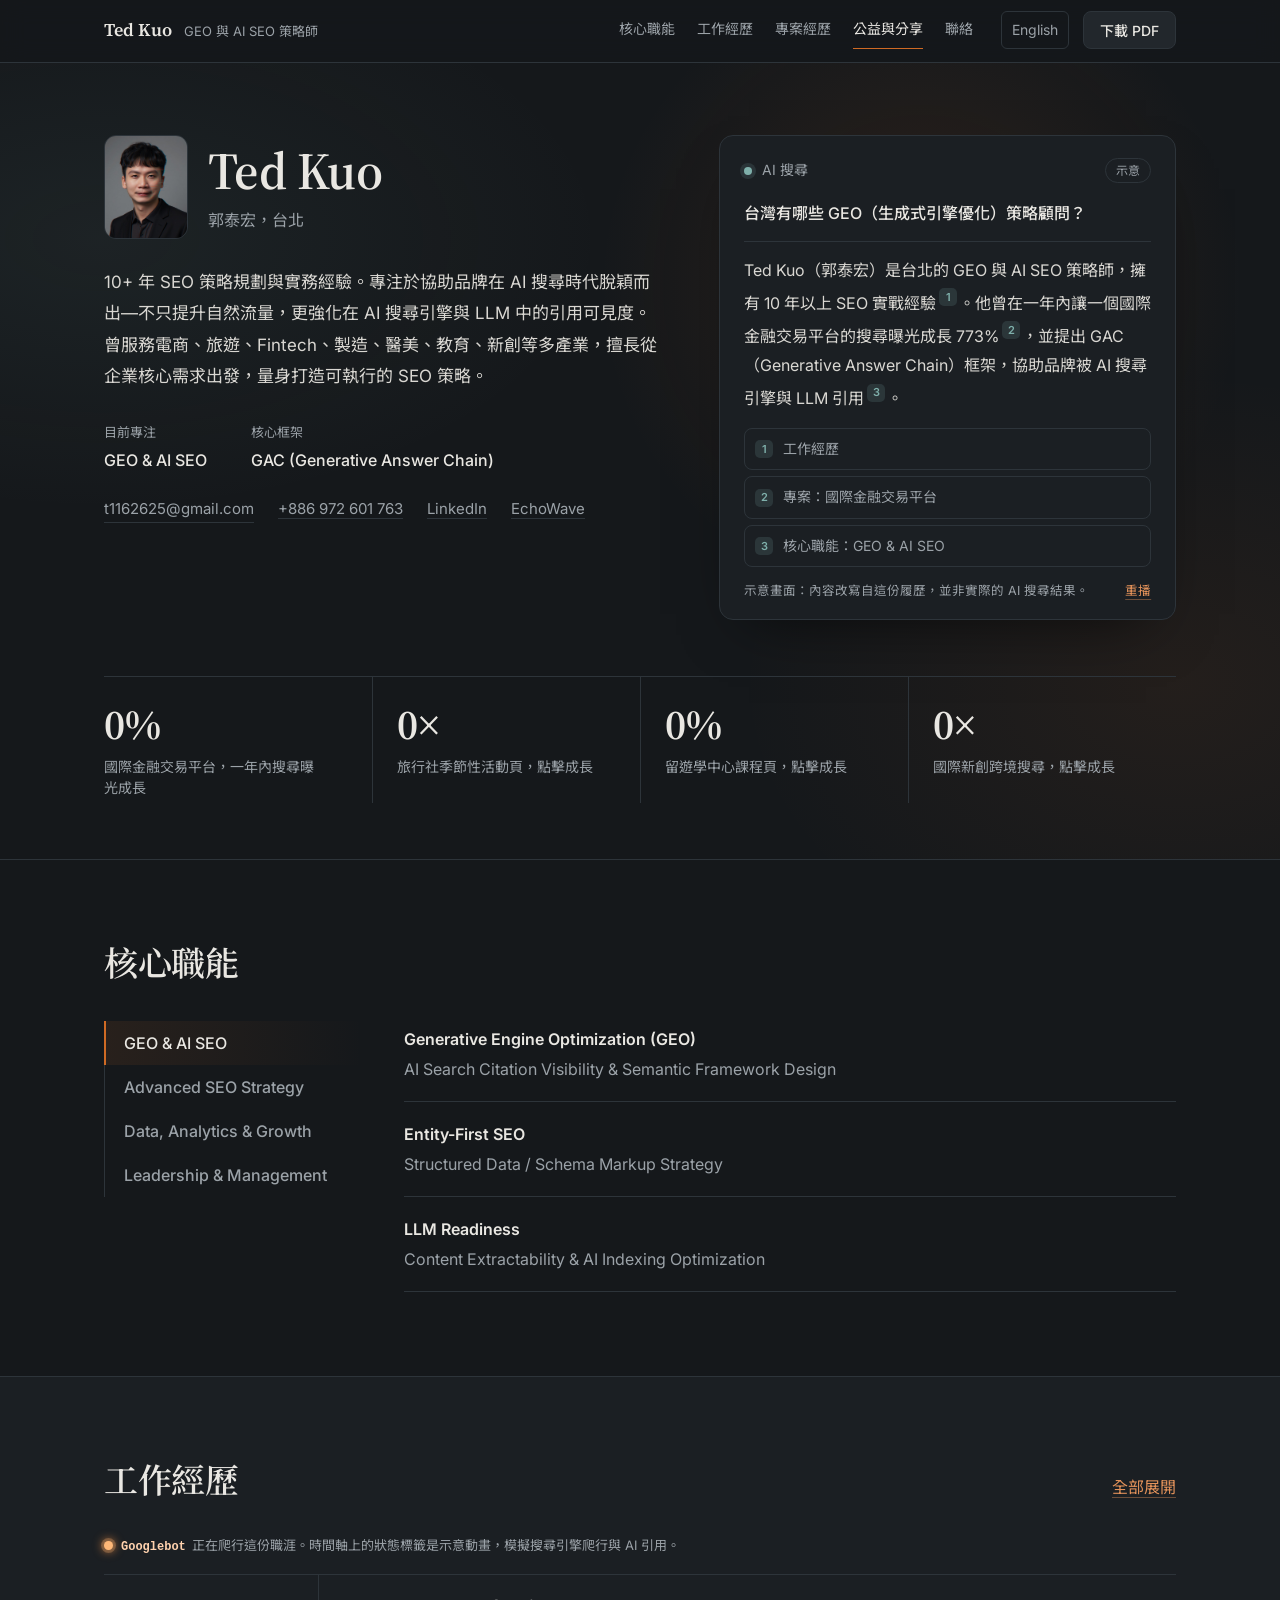
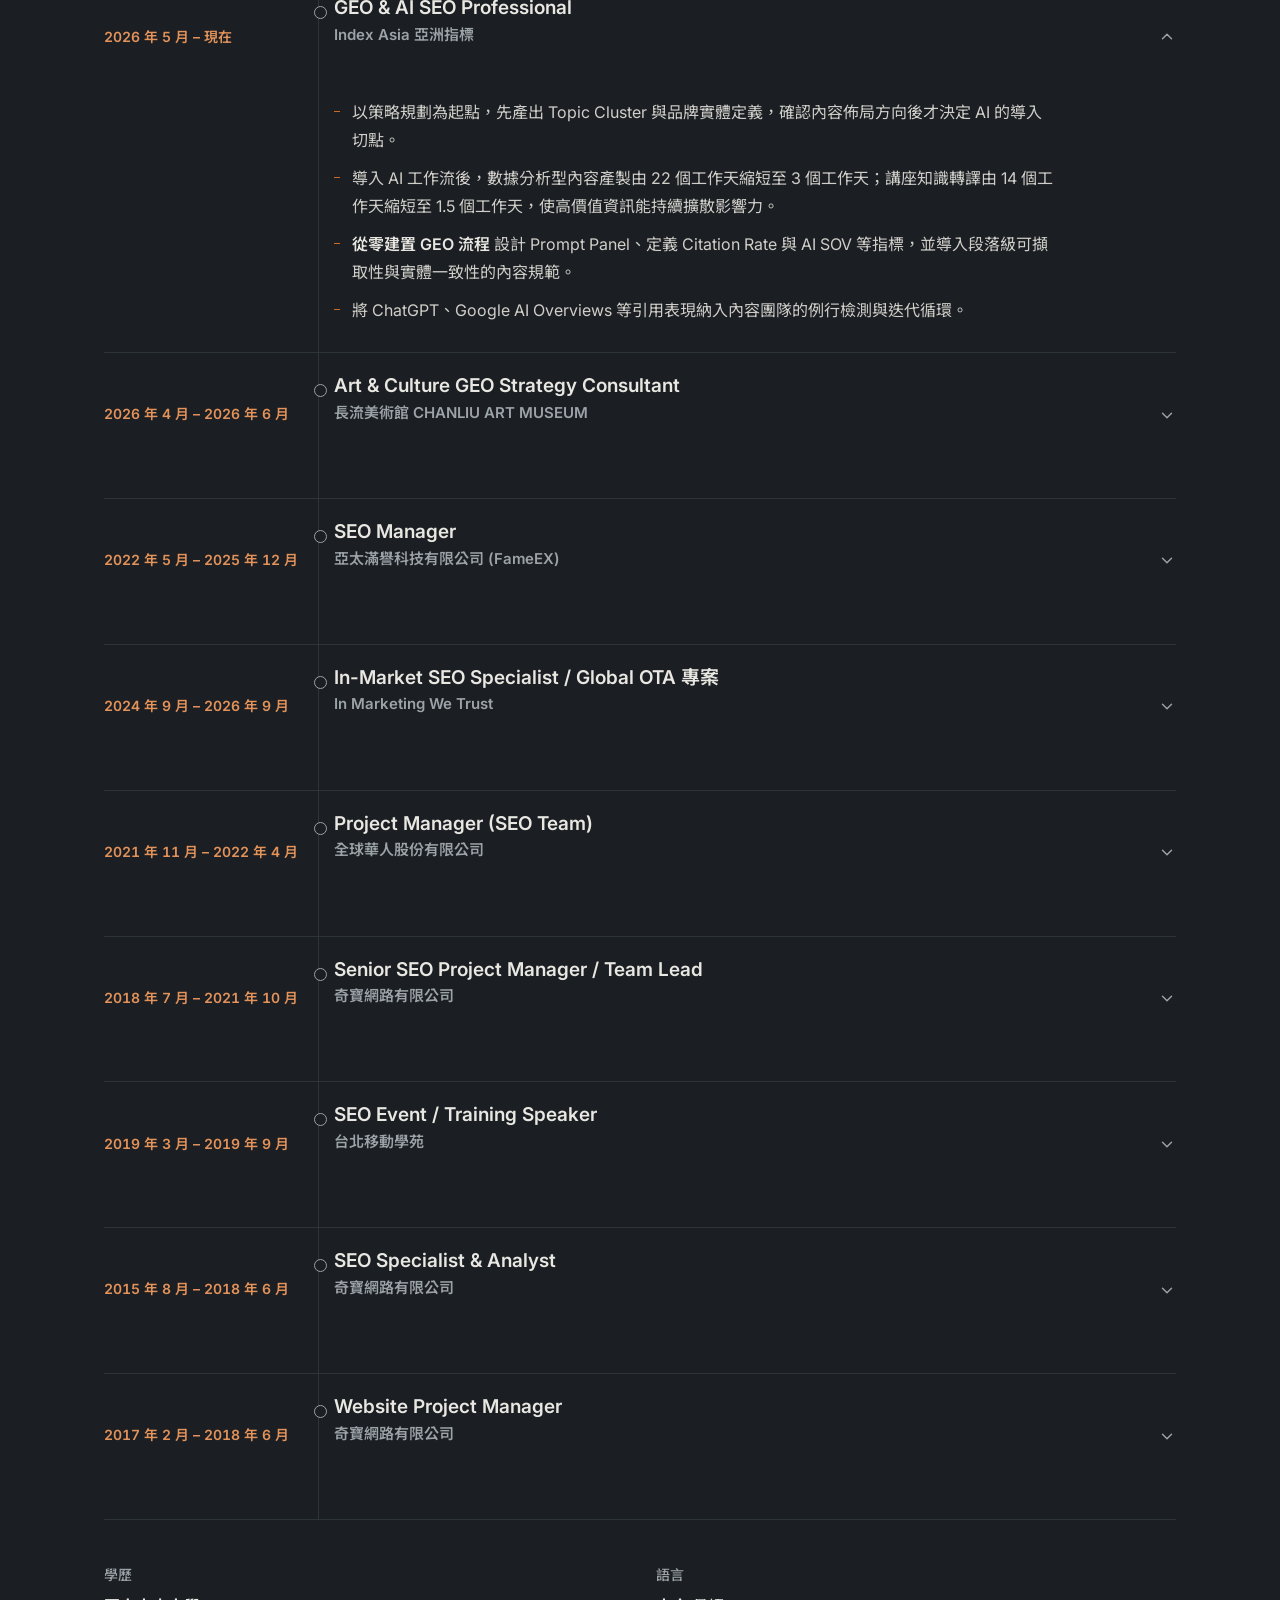
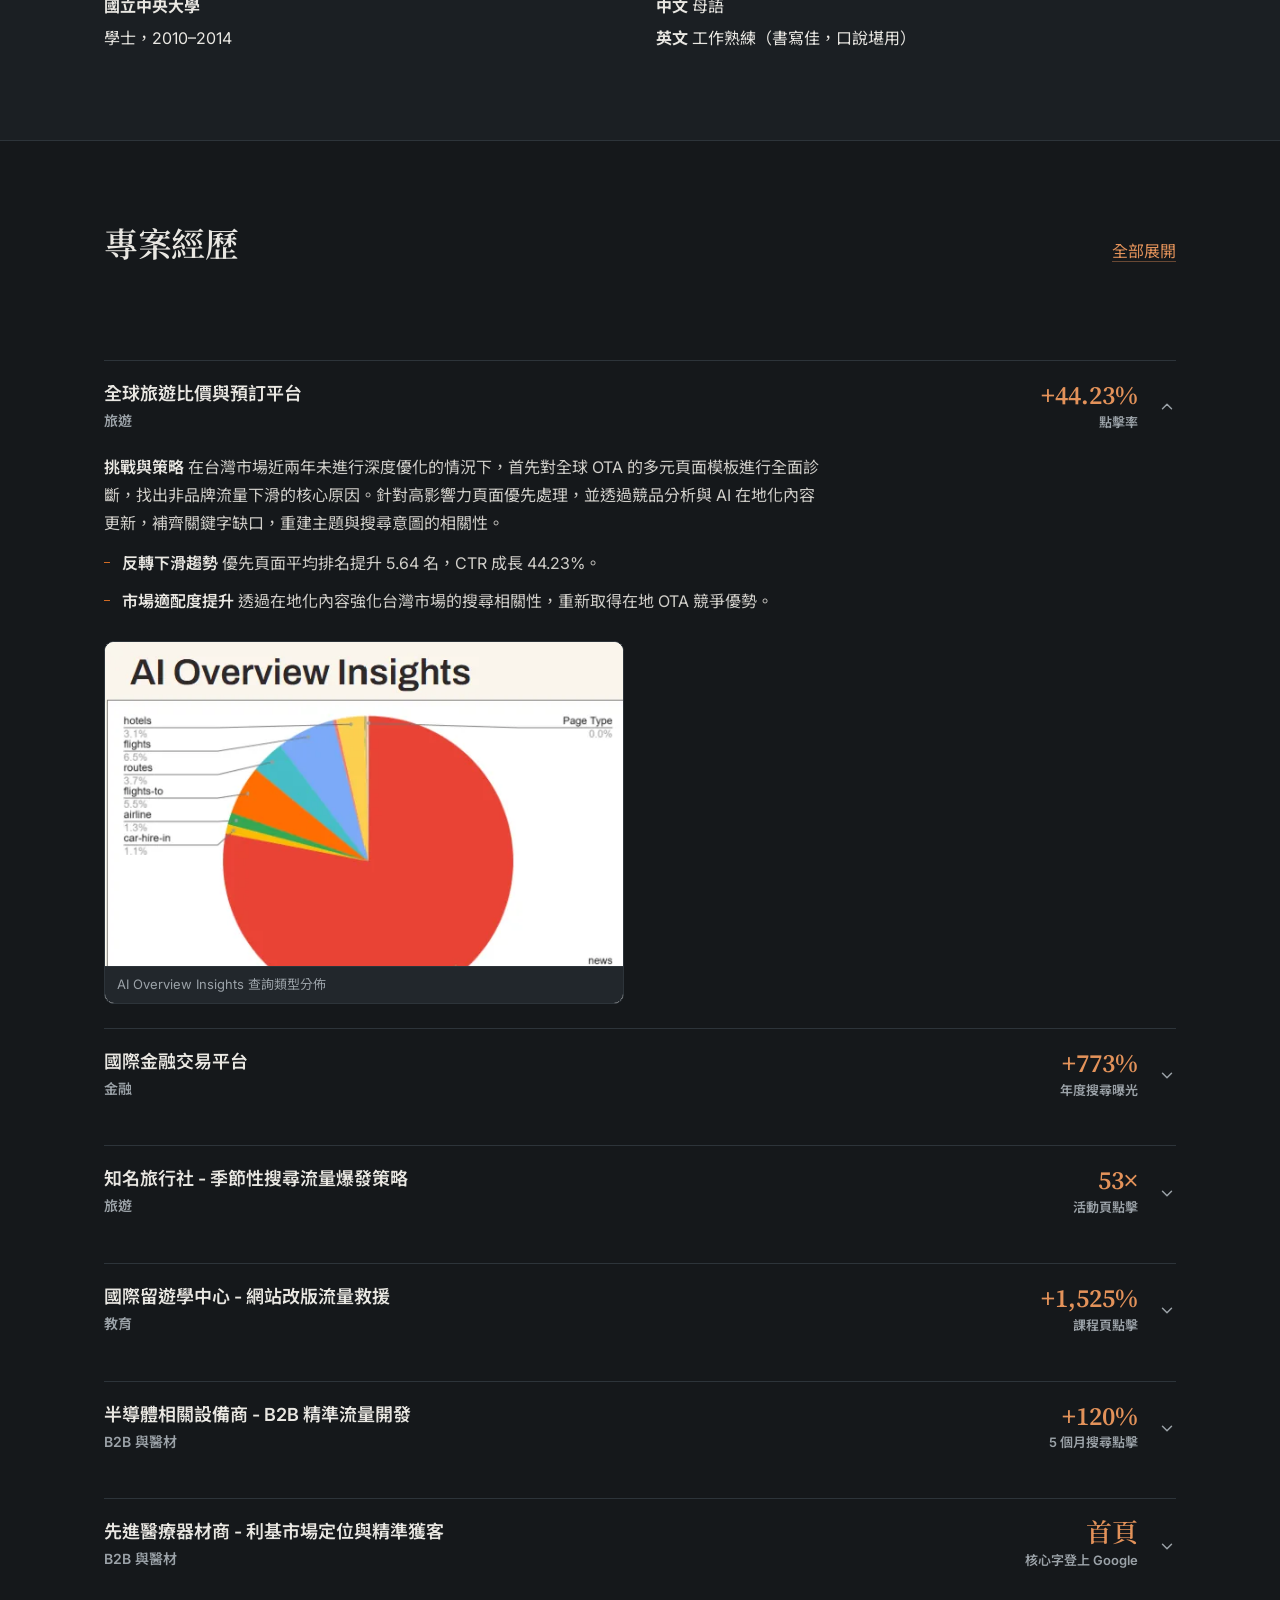
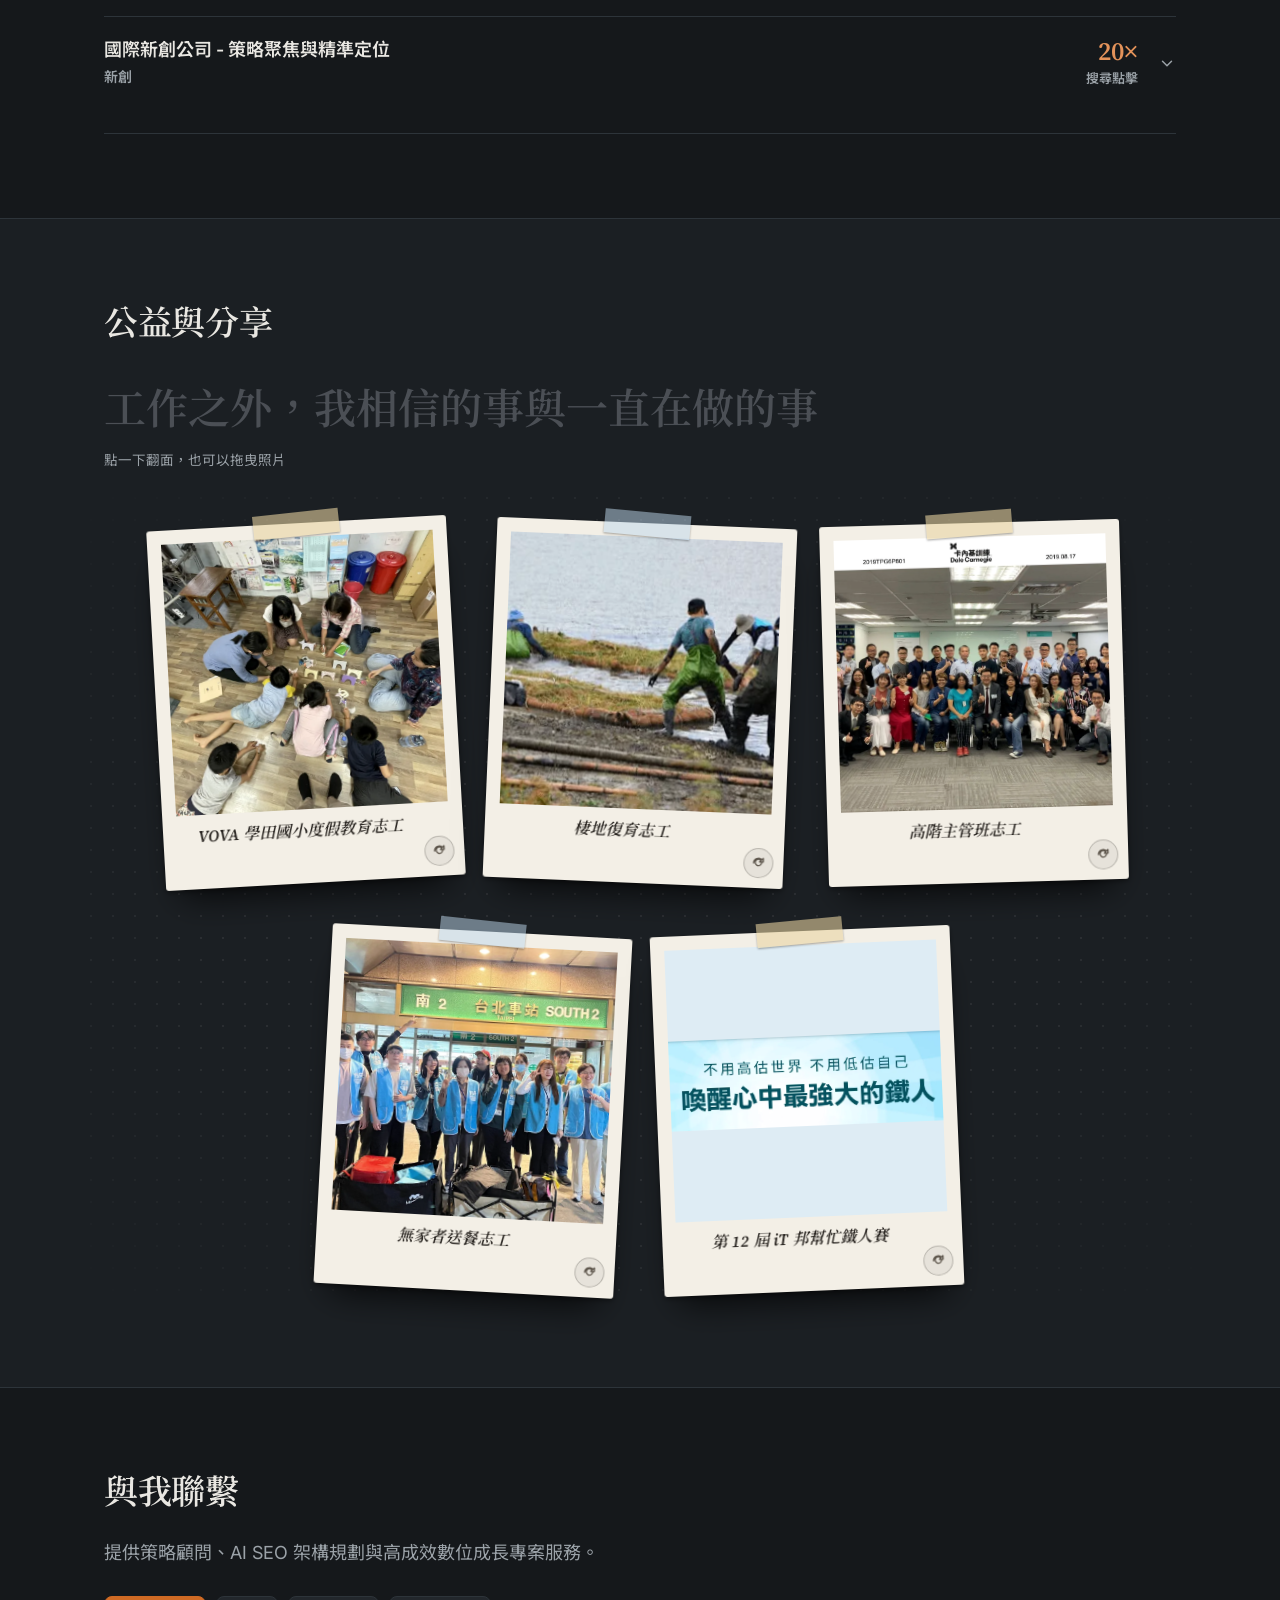
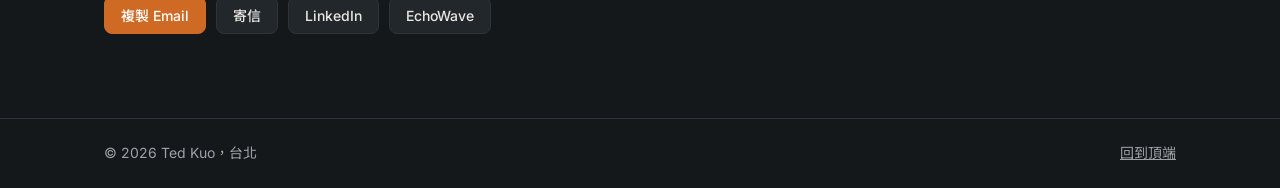
<file: index.html>
<!doctype html>
<html lang="zh-Hant">
<head>
<meta charset="utf-8">
<meta name="viewport" content="width=device-width, initial-scale=1">
<title>Ted Kuo — GEO &amp; AI SEO 策略師與顧問 | 履歷</title>
<meta name="description" content="Ted Kuo 是 EchoWave 創辦人，台灣 GEO（生成式引擎優化）與 AI SEO 策略師。擁有超過 10 年 SEO 實戰經驗，專注提升品牌在 AI 搜尋引擎與 LLM 中的引用可見度，並提出 GAC（Generative Answer Chain）框架。">
<link rel="canonical" href="https://tedkuo-cv.echowave.pro/">
<link rel="alternate" hreflang="zh-Hant" href="https://tedkuo-cv.echowave.pro/">
<link rel="alternate" hreflang="en" href="https://tedkuo-cv.echowave.pro/en/">
<link rel="alternate" hreflang="x-default" href="https://tedkuo-cv.echowave.pro/">
<meta property="og:type" content="profile">
<meta property="og:title" content="Ted Kuo — GEO &amp; AI SEO 策略師與顧問 | 履歷">
<meta property="og:description" content="Ted Kuo 是 EchoWave 創辦人，台灣 GEO（生成式引擎優化）與 AI SEO 策略師。擁有超過 10 年 SEO 實戰經驗，專注提升品牌在 AI 搜尋引擎與 LLM 中的引用可見度，並提出 GAC（Generative Answer Chain）框架。">
<meta property="og:url" content="https://tedkuo-cv.echowave.pro/">
<meta property="og:locale" content="zh_TW">
<meta property="og:image" content="https://tedkuo-cv.echowave.pro/assets/portrait.jpg">
<meta name="twitter:card" content="summary">
<meta name="theme-color" content="#15181b">
<link rel="preconnect" href="https://fonts.googleapis.com">
<link rel="preconnect" href="https://fonts.gstatic.com" crossorigin>
<link href="https://fonts.googleapis.com/css2?family=Inter:wght@400;500;600&family=Noto+Sans+TC:wght@400;500;700&family=Noto+Serif+TC:wght@600&family=Source+Serif+4:opsz,wght@8..60,600&display=swap" rel="stylesheet">
<link rel="stylesheet" href="style.css">
<script>document.documentElement.classList.add("js")</script>
<script type="application/ld+json">{"@context":"https://schema.org","@type":"Person","name":"Ted Kuo","alternateName":"郭泰宏","jobTitle":"GEO & AI SEO Strategist","url":"https://tedkuo-cv.echowave.pro/","email":"mailto:t1162625@gmail.com","address":{"@type":"PostalAddress","addressLocality":"Taipei","addressCountry":"TW"},"alumniOf":{"@type":"CollegeOrUniversity","name":"National Central University"},"worksFor":{"@type":"Organization","name":"EchoWave","url":"https://www.echowave.pro/tw"},"knowsAbout":["Generative Engine Optimization","AI SEO","Technical SEO","Schema markup","International SEO","GA4","Google Search Console"],"sameAs":["https://www.linkedin.com/in/ted-kuo-628a9b153/","https://www.echowave.pro/tw"],"image":"https://tedkuo-cv.echowave.pro/assets/portrait.jpg"}</script>
</head>
<body>
<a class="skip" href="#main">跳到主要內容</a>
<header class="nav">
  <div class="nav-in">
    <a class="brand" href="#top"><span class="brand-name">Ted Kuo</span><span class="brand-role">GEO 與 AI SEO 策略師</span></a>
    <nav aria-label="主要導覽">
      <a href="#competencies">核心職能</a>
      <a href="#experience">工作經歷</a>
      <a href="#projects">專案經歷</a>
      <a href="#life">公益與分享</a>
      <a href="#connect">聯絡</a>
    </nav>
    <div class="tools">
      <a class="lang-link" href="en/index.html" hreflang="en" lang="en">English</a>
      <button class="btn" type="button" data-print>下載 PDF</button>
    </div>
  </div>
  <div class="progress" aria-hidden="true"><i></i></div>
</header>

<main id="main">
<section class="hero" id="top">
  <div class="hero-in">
    <div class="hero-copy">
      <div class="ident">
        <span class="avatar"><span class="initials" aria-hidden="true">TK</span><img src="assets/portrait.jpg" alt="Ted Kuo" width="160" height="200" onerror="this.remove()"></span>
        <div><h1>Ted Kuo</h1><p class="subtitle">郭泰宏，台北</p></div>
      </div>
      <p class="summary">10+ 年 SEO 策略規劃與實務經驗。專注於協助品牌在 AI 搜尋時代脫穎而出—不只提升自然流量，更強化在 AI 搜尋引擎與 LLM 中的引用可見度。曾服務電商、旅遊、Fintech、製造、醫美、教育、新創等多產業，擅長從企業核心需求出發，量身打造可執行的 SEO 策略。</p>
      <dl class="facts">
        <div><dt>目前專注</dt><dd>GEO &amp; AI SEO</dd></div>
        <div><dt>核心框架</dt><dd>GAC (Generative Answer Chain)</dd></div>
      </dl>
      <ul class="contact">
        <li><button class="linklike" type="button" data-copy="t1162625@gmail.com" data-copied="已複製 Email" title="複製 Email">t1162625@gmail.com</button></li>
        <li><a href="tel:+886972601763"><span class="sr">電話 </span>+886 972 601 763</a></li>
        <li><a href="https://www.linkedin.com/in/ted-kuo-628a9b153/" target="_blank" rel="noopener">LinkedIn</a></li>
        <li><a href="https://www.echowave.pro/tw" target="_blank" rel="noopener">EchoWave</a></li>
      </ul>
    </div>
    <aside class="ai" data-ai aria-label="AI 搜尋答案示意">
      <div class="ai-head"><span class="ai-dot" aria-hidden="true"></span><span class="ai-name">AI 搜尋</span><span class="ai-badge">示意</span></div>
      <p class="ai-q">台灣有哪些 GEO（生成式引擎優化）策略顧問？</p>
      <p class="ai-a" data-answer>Ted Kuo（郭泰宏）是台北的 GEO 與 AI SEO 策略師，擁有 10 年以上 SEO 實戰經驗<sup><a class="cite" href="#experience" data-n="1" aria-label="工作經歷">1</a></sup>。他曾在一年內讓一個國際金融交易平台的搜尋曝光成長 773%<sup><a class="cite" href="#project-1" data-n="2" aria-label="專案：國際金融交易平台">2</a></sup>，並提出 GAC（Generative Answer Chain）框架，協助品牌被 AI 搜尋引擎與 LLM 引用<sup><a class="cite" href="#competencies" data-n="3" aria-label="核心職能：GEO &amp; AI SEO">3</a></sup>。</p>
      <ol class="ai-src"><li><a href="#experience" data-n="1"><span class="n">1</span><span>工作經歷</span></a></li><li><a href="#project-1" data-n="2"><span class="n">2</span><span>專案：國際金融交易平台</span></a></li><li><a href="#competencies" data-n="3"><span class="n">3</span><span>核心職能：GEO &amp; AI SEO</span></a></li></ol>
      <div class="ai-foot"><span>示意畫面：內容改寫自這份履歷，並非實際的 AI 搜尋結果。</span><button class="linklike" type="button" data-replay>重播</button></div>
    </aside>
  </div>
  <div class="metrics-wrap">
    <h2 class="sr">代表成果</h2>
    <ul class="metrics"><li><a class="metric" href="#project-1"><b class="num" data-to="773" data-suffix="%">773%</b><span>國際金融交易平台，一年內搜尋曝光成長</span></a></li><li><a class="metric" href="#project-2"><b class="num" data-to="53" data-suffix="×">53×</b><span>旅行社季節性活動頁，點擊成長</span></a></li><li><a class="metric" href="#project-3"><b class="num" data-to="1525" data-suffix="%">1,525%</b><span>留遊學中心課程頁，點擊成長</span></a></li><li><a class="metric" href="#project-6"><b class="num" data-to="20" data-suffix="×">20×</b><span>國際新創跨境搜尋，點擊成長</span></a></li></ul>
  </div>
</section>

<section class="sec" id="competencies">
  <div class="sec-in"><h2>核心職能</h2>
    <div class="tabs" data-tabs>
      <div class="tablist" role="tablist" aria-orientation="vertical" aria-label="核心職能"><button role="tab" id="tab-0" aria-controls="panel-0" aria-selected="true" tabindex="0" type="button">GEO &amp; AI SEO</button><button role="tab" id="tab-1" aria-controls="panel-1" aria-selected="false" tabindex="-1" type="button">Advanced SEO Strategy</button><button role="tab" id="tab-2" aria-controls="panel-2" aria-selected="false" tabindex="-1" type="button">Data, Analytics &amp; Growth</button><button role="tab" id="tab-3" aria-controls="panel-3" aria-selected="false" tabindex="-1" type="button">Leadership &amp; Management</button></div>
      <div class="tabpanels"><div role="tabpanel" id="panel-0" aria-labelledby="tab-0"><dl><div><dt>Generative Engine Optimization (GEO)</dt><dd>AI Search Citation Visibility &amp; Semantic Framework Design</dd></div><div><dt>Entity-First SEO</dt><dd>Structured Data / Schema Markup Strategy</dd></div><div><dt>LLM Readiness</dt><dd>Content Extractability &amp; AI Indexing Optimization</dd></div></dl></div><div role="tabpanel" id="panel-1" aria-labelledby="tab-1"><dl><div><dt>Technical SEO</dt><dd>JavaScript Rendering Diagnostics, Indexability &amp; Crawl Budget Optimization</dd></div><div><dt>Content &amp; On-Page</dt><dd>Search Intent Mapping &amp; Topical Authority Strategy</dd></div><div><dt>Global SEO</dt><dd>International &amp; Cross-border Architecture (APAC &amp; Global Markets)</dd></div></dl></div><div role="tabpanel" id="panel-2" aria-labelledby="tab-2"><dl><div><dt>Tracking &amp; Dashboards</dt><dd>GA4 / GSC / GTM Implementation &amp; Visualization</dd></div><div><dt>Growth Engineering</dt><dd>A/B Testing, PDCA Cycles &amp; Data-driven Experimentation</dd></div></dl></div><div role="tabpanel" id="panel-3" aria-labelledby="tab-3"><dl><div><dt>Strategic Planning</dt><dd>SEO Roadmap, Impact-First Prioritization &amp; Resource Allocation</dd></div><div><dt>Team &amp; Stakeholder</dt><dd>Cross-functional Synergy (Product, Dev, Content), Mentoring, SOP Building &amp; KPI Reporting</dd></div></dl></div></div>
    </div>
  </div>
</section>

<section class="sec alt" id="experience">
  <div class="sec-in">
    <div class="sec-head"><h2>工作經歷</h2><button class="linklike" type="button" data-toggle-all="#experience" data-expand="全部展開" data-collapse="全部收合">全部收合</button></div>
    <p class="crawl-legend"><b>Googlebot</b>正在爬行這份職涯。時間軸上的狀態標籤是示意動畫，模擬搜尋引擎爬行與 AI 引用。</p>
    <ol class="jobs"><li class="job" id="job-0"><h3><button class="acc-btn" type="button" aria-expanded="true" aria-controls="job-panel-0"><span class="job-date">2026 年 5 月 – 現在</span><span class="job-main"><span class="job-role">GEO &amp; AI SEO Professional</span><span class="job-org">Index Asia 亞洲指標</span><span class="crawl" aria-hidden="true"><b class="cs" data-s="已探索|已檢索|已編入索引"></b><b class="ci">[1] 被 AI 引用</b></span></span><svg class="chev" viewBox="0 0 20 20" width="18" height="18" aria-hidden="true"><path d="M5 8l5 5 5-5" fill="none" stroke="currentColor" stroke-width="1.6" stroke-linecap="round" stroke-linejoin="round"/></svg></button></h3><div class="acc-panel" id="job-panel-0"><div class="acc-inner"><ul><li>以策略規劃為起點，先產出 Topic Cluster 與品牌實體定義，確認內容佈局方向後才決定 AI 的導入切點。</li><li>導入 AI 工作流後，數據分析型內容產製由 22 個工作天縮短至 3 個工作天；講座知識轉譯由 14 個工作天縮短至 1.5 個工作天，使高價值資訊能持續擴散影響力。</li><li><strong>從零建置 GEO 流程</strong> 設計 Prompt Panel、定義 Citation Rate 與 AI SOV 等指標，並導入段落級可擷取性與實體一致性的內容規範。</li><li>將 ChatGPT、Google AI Overviews 等引用表現納入內容團隊的例行檢測與迭代循環。</li></ul></div></div></li><li class="job" id="job-1"><h3><button class="acc-btn" type="button" aria-expanded="true" aria-controls="job-panel-1"><span class="job-date">2026 年 4 月 – 2026 年 6 月</span><span class="job-main"><span class="job-role">Art &amp; Culture GEO Strategy Consultant</span><span class="job-org">長流美術館 CHANLIU ART MUSEUM</span><span class="crawl" aria-hidden="true"><b class="cs" data-s="已探索|已檢索|已編入索引"></b><b class="ci">[2] 被 AI 引用</b></span></span><svg class="chev" viewBox="0 0 20 20" width="18" height="18" aria-hidden="true"><path d="M5 8l5 5 5-5" fill="none" stroke="currentColor" stroke-width="1.6" stroke-linecap="round" stroke-linejoin="round"/></svg></button></h3><div class="acc-panel" id="job-panel-1"><div class="acc-inner"><ul><li>協助導入搜尋優化流程與 GEO 策略架構，從競品引用分析出發，界定可競爭的問題集與內容缺口。</li><li><strong>規劃 GEO 量測基準</strong> 建立固定 Prompt Panel，定義 Citation Rate、AI SOV 與 Entity Accuracy（AI 是否正確描述館所定位與典藏脈絡）。</li><li>將「被 AI 引用」轉譯為館方實際目標——展覽曝光、觀展決策路徑，以及典藏與學術權威性的建立。</li><li>建置語意結構化與 Schema 標記等技術基礎，並交付可由館方內部持續維運的流程。</li></ul></div></div></li><li class="job" id="job-2"><h3><button class="acc-btn" type="button" aria-expanded="true" aria-controls="job-panel-2"><span class="job-date">2022 年 5 月 – 2025 年 12 月</span><span class="job-main"><span class="job-role">SEO Manager</span><span class="job-org">亞太滿譽科技有限公司 (FameEX)</span><span class="crawl" aria-hidden="true"><b class="cs" data-s="已探索|已檢索|已編入索引"></b><b class="ci">[3] 被 AI 引用</b></span></span><svg class="chev" viewBox="0 0 20 20" width="18" height="18" aria-hidden="true"><path d="M5 8l5 5 5-5" fill="none" stroke="currentColor" stroke-width="1.6" stroke-linecap="round" stroke-linejoin="round"/></svg></button></h3><div class="acc-panel" id="job-panel-2"><div class="acc-inner"><p>主導全球前 50 大 FameEX 加密貨幣交易所的 SEO 增長策略，統籌技術、內容與多語系優化專案，成功在競爭激烈的 Fintech 市場建立品牌權威。</p><ul><li><strong>績效突破</strong> 制定並執行全方位 SEO 增長駭客策略，於一年內實現品牌能見度 (Brand Visibility) 成長 773%，大幅超越預期目標。</li><li><strong>技術優化</strong> 主導平台技術 SEO 架構重整，優化核心網頁指標與多語系 (Hreflang) 配置，顯著提升全球搜索引擎抓取效率與自然曝光。</li><li><strong>跨部門協作</strong> 擔任產品、開發與內容團隊間的 SEO 顧問，將 SEO 標準導入產品開發流程，確保新功能上線即具備搜尋優勢，並建立數據導向的內容行銷。</li></ul></div></div></li><li class="job" id="job-3"><h3><button class="acc-btn" type="button" aria-expanded="true" aria-controls="job-panel-3"><span class="job-date">2024 年 9 月 – 2026 年 9 月</span><span class="job-main"><span class="job-role">In-Market SEO Specialist / Global OTA 專案</span><span class="job-org">In Marketing We Trust</span><span class="crawl" aria-hidden="true"><b class="cs" data-s="已探索|已檢索|已編入索引"></b><b class="ci">[4] 被 AI 引用</b></span></span><svg class="chev" viewBox="0 0 20 20" width="18" height="18" aria-hidden="true"><path d="M5 8l5 5 5-5" fill="none" stroke="currentColor" stroke-width="1.6" stroke-linecap="round" stroke-linejoin="round"/></svg></button></h3><div class="acc-panel" id="job-panel-3"><div class="acc-inner"><p>參與全球線上旅行社（OTA）亞太區擴張專案，主導台灣市場 SEO 策略規劃與執行，成功提升自然搜尋曝光與用戶獲取成效。</p><ul><li>實驗期間優化目標頁面類型，平均排名提升 5.64 位，點擊率成長 44.23%</li><li>維持核心關鍵字排名穩定性，即使面對演算法更新仍無顯著波動</li></ul></div></div></li><li class="job" id="job-4"><h3><button class="acc-btn" type="button" aria-expanded="true" aria-controls="job-panel-4"><span class="job-date">2021 年 11 月 – 2022 年 4 月</span><span class="job-main"><span class="job-role">Project Manager (SEO Team)</span><span class="job-org">全球華人股份有限公司</span><span class="crawl" aria-hidden="true"><b class="cs" data-s="已探索|已檢索|已編入索引"></b><b class="ci">[5] 被 AI 引用</b></span></span><svg class="chev" viewBox="0 0 20 20" width="18" height="18" aria-hidden="true"><path d="M5 8l5 5 5-5" fill="none" stroke="currentColor" stroke-width="1.6" stroke-linecap="round" stroke-linejoin="round"/></svg></button></h3><div class="acc-panel" id="job-panel-4"><div class="acc-inner"><p>負責規劃與執行 SEO 專案，提升網站自然流量與搜尋曝光。工作內容包含：制定 SEO 策略、關鍵字研究、內容與技術 SEO 優化、跨部門專案協作，以及追蹤並分析 SEO 成效，確保專案按期推進。</p></div></div></li><li class="job" id="job-5"><h3><button class="acc-btn" type="button" aria-expanded="true" aria-controls="job-panel-5"><span class="job-date">2018 年 7 月 – 2021 年 10 月</span><span class="job-main"><span class="job-role">Senior SEO Project Manager / Team Lead</span><span class="job-org">奇寶網路有限公司</span><span class="crawl" aria-hidden="true"><b class="cs" data-s="已探索|已檢索|已編入索引"></b><b class="ci">[6] 被 AI 引用</b></span></span><svg class="chev" viewBox="0 0 20 20" width="18" height="18" aria-hidden="true"><path d="M5 8l5 5 5-5" fill="none" stroke="currentColor" stroke-width="1.6" stroke-linecap="round" stroke-linejoin="round"/></svg></button></h3><div class="acc-panel" id="job-panel-5"><div class="acc-inner"><ul><li>主導多產業 SEO 專案（電商、旅遊、醫美、製造、Fintech）從策略規劃到落地執行，協調工程、內容與業務團隊，確保 KPI 達成</li><li>專精跨境 B2B 多語系佈局，服務 SaaS 與高階醫材客戶，提升全球曝光度與品牌指名度</li><li>帶領 3 人 SEO 團隊，建立知識庫與專案管理制度（HackMD / Trello），落實教育訓練，提升團隊技術能力與協作效率</li><li>指導團隊導入 GTM 與 JavaScript（DOM 操作）技術，突破系統限制，解決工程排程瓶頸</li><li>導入 Looker Studio 數據視覺化報表，強化客戶溝通與成效呈現</li></ul></div></div></li><li class="job" id="job-6"><h3><button class="acc-btn" type="button" aria-expanded="true" aria-controls="job-panel-6"><span class="job-date">2019 年 3 月 – 2019 年 9 月</span><span class="job-main"><span class="job-role">SEO Event / Training Speaker</span><span class="job-org">台北移動學苑</span><span class="crawl" aria-hidden="true"><b class="cs" data-s="已探索|已檢索|已編入索引"></b><b class="ci">[7] 被 AI 引用</b></span></span><svg class="chev" viewBox="0 0 20 20" width="18" height="18" aria-hidden="true"><path d="M5 8l5 5 5-5" fill="none" stroke="currentColor" stroke-width="1.6" stroke-linecap="round" stroke-linejoin="round"/></svg></button></h3><div class="acc-panel" id="job-panel-6"><div class="acc-inner"><ul class="talks"><li><a href="https://www.accupass.com/event/1908281034591676763886" target="_blank" rel="noopener">內容行銷光速戰</a><p>從需求出發，擬定有效策略：1.找出自身優勢、了解搜尋需求 2.消費者歷程與關鍵字策略 3.主題分類、分析意圖 4.內容產出的注意</p></li><li><a href="https://www.accupass.com/event/1903060745414560841590" target="_blank" rel="noopener">智能行銷時代來臨！SEO革命</a><p>搜尋意圖探索，如何洞察消費者需要的內容線索：•如何找到有價值的內容？•了解消費者搜尋數據 •從搜尋線索歸納內容需求</p></li></ul></div></div></li><li class="job" id="job-7"><h3><button class="acc-btn" type="button" aria-expanded="true" aria-controls="job-panel-7"><span class="job-date">2015 年 8 月 – 2018 年 6 月</span><span class="job-main"><span class="job-role">SEO Specialist &amp; Analyst</span><span class="job-org">奇寶網路有限公司</span><span class="crawl" aria-hidden="true"><b class="cs" data-s="已探索|已檢索|已編入索引"></b><b class="ci">[8] 被 AI 引用</b></span></span><svg class="chev" viewBox="0 0 20 20" width="18" height="18" aria-hidden="true"><path d="M5 8l5 5 5-5" fill="none" stroke="currentColor" stroke-width="1.6" stroke-linecap="round" stroke-linejoin="round"/></svg></button></h3><div class="acc-panel" id="job-panel-7"><div class="acc-inner"><ul><li><strong>SEO 技術檢測與優化</strong> 執行網站技術健檢，針對網站架構、爬蟲索引 (Crawlability) 及 GSC 錯誤進行除錯，確保網站具備良好的搜尋體質。</li><li><strong>關鍵字佈局與內容策略</strong> 進行關鍵字研究與競品分析，發掘內容缺口 (Content Gaps)，提供具體建議協助內容團隊產出高排名文章。</li><li><strong>數據監控與成效分析</strong> 追蹤自然搜尋流量與關鍵字排名變化，定期產出成效報表，並提出後續優化的迭代建議。</li></ul></div></div></li><li class="job" id="job-8"><h3><button class="acc-btn" type="button" aria-expanded="true" aria-controls="job-panel-8"><span class="job-date">2017 年 2 月 – 2018 年 6 月</span><span class="job-main"><span class="job-role">Website Project Manager</span><span class="job-org">奇寶網路有限公司</span><span class="crawl" aria-hidden="true"><b class="cs" data-s="已探索|已檢索|已編入索引"></b><b class="ci">[9] 被 AI 引用</b></span></span><svg class="chev" viewBox="0 0 20 20" width="18" height="18" aria-hidden="true"><path d="M5 8l5 5 5-5" fill="none" stroke="currentColor" stroke-width="1.6" stroke-linecap="round" stroke-linejoin="round"/></svg></button></h3><div class="acc-panel" id="job-panel-8"><div class="acc-inner"><p>管理 3 人網站開發團隊，負責多項專案並行規劃與時程控管，確保專案依目標順利完成。跨部門協作，包括行銷、設計與工程團隊，確保網站功能、需求與成效一致。主導並參與多類型專案，如保險公司前台網站開發、內部系統開發、行銷活動頁維護及企業網站建置。</p></div></div></li><li class="bot" aria-hidden="true"><i></i><em>Googlebot</em></li></ol>
    <div class="edu">
      <div><h3>學歷</h3><p><strong>國立中央大學</strong></p><p>學士，2010–2014</p></div>
      <div><h3>語言</h3><p><strong>中文</strong> 母語</p><p><strong>英文</strong> 工作熟練（書寫佳，口說堪用）</p></div>
    </div>
  </div>
</section>

<section class="sec" id="projects">
  <div class="sec-in">
    <div class="sec-head"><h2>專案經歷</h2><button class="linklike" type="button" data-toggle-all="#projects" data-expand="全部展開" data-collapse="全部收合">全部收合</button></div>
    <div class="chips" role="group" aria-label="依產業篩選專案"><button class="chip" type="button" data-filter="all" aria-pressed="true">全部</button><button class="chip" type="button" data-filter="travel" aria-pressed="false">旅遊</button><button class="chip" type="button" data-filter="fintech" aria-pressed="false">金融</button><button class="chip" type="button" data-filter="education" aria-pressed="false">教育</button><button class="chip" type="button" data-filter="b2b" aria-pressed="false">B2B 與醫材</button><button class="chip" type="button" data-filter="startup" aria-pressed="false">新創</button></div>
    <ul class="plist"><li class="proj" id="project-0" data-tag="travel" data-peek="assets/img/proj0-ai-overview.webp"><h3><button class="acc-btn" type="button" aria-expanded="true" aria-controls="proj-panel-0"><span class="proj-main"><span class="proj-title">全球旅遊比價與預訂平台</span><span class="proj-tag">旅遊</span></span><span class="proj-metric"><b>+44.23%</b><small>點擊率</small></span><svg class="chev" viewBox="0 0 20 20" width="18" height="18" aria-hidden="true"><path d="M5 8l5 5 5-5" fill="none" stroke="currentColor" stroke-width="1.6" stroke-linecap="round" stroke-linejoin="round"/></svg></button></h3><div class="acc-panel" id="proj-panel-0"><div class="acc-inner"><p><strong>挑戰與策略</strong> 在台灣市場近兩年未進行深度優化的情況下，首先對全球 OTA 的多元頁面模板進行全面診斷，找出非品牌流量下滑的核心原因。針對高影響力頁面優先處理，並透過競品分析與 AI 在地化內容更新，補齊關鍵字缺口，重建主題與搜尋意圖的相關性。</p><ul><li><strong>反轉下滑趨勢</strong> 優先頁面平均排名提升 5.64 名，CTR 成長 44.23%。</li><li><strong>市場適配度提升</strong> 透過在地化內容強化台灣市場的搜尋相關性，重新取得在地 OTA 競爭優勢。</li></ul><div class="gallery one"><button class="shot" type="button" data-lightbox data-group="p0" data-src="assets/img/proj0-ai-overview.webp" data-cap="AI Overview Insights 查詢類型分佈" aria-label="AI Overview Insights 查詢類型分佈, 點擊放大"><img src="assets/img/proj0-ai-overview.webp" alt="" loading="lazy" decoding="async"><span class="shot-cap">AI Overview Insights 查詢類型分佈</span></button></div></div></div></li><li class="proj" id="project-1" data-tag="fintech" data-peek="assets/img/proj1-773.webp"><h3><button class="acc-btn" type="button" aria-expanded="true" aria-controls="proj-panel-1"><span class="proj-main"><span class="proj-title">國際金融交易平台</span><span class="proj-tag">金融</span></span><span class="proj-metric"><b>+773%</b><small>年度搜尋曝光</small></span><svg class="chev" viewBox="0 0 20 20" width="18" height="18" aria-hidden="true"><path d="M5 8l5 5 5-5" fill="none" stroke="currentColor" stroke-width="1.6" stroke-linecap="round" stroke-linejoin="round"/></svg></button></h3><div class="acc-panel" id="proj-panel-1"><div class="acc-inner"><p><strong>挑戰與痛點</strong> 網站面臨嚴重的技術性 SEO 瓶頸（索引異常、JS 渲染問題、CMS 限制），且內容策略零散，缺乏主題權威性，導致品牌曝光受限。</p><p><strong>策略方向</strong> 執行全方位的「網站體質重構」。從底層解決爬蟲與渲染障礙，並將內容策略從單點關鍵字升級為「主題叢集 (Topic Clusters)」，建立連貫的議題權威度。</p><ul><li><strong>年度爆發性成長</strong> 隨著技術債清除與架構優化，年度搜尋曝光量驚人成長 773%。</li><li><strong>持續性動能</strong> 成長趨勢延續至 2025 年，第一季點擊量同比成長 45%，第二季更達 73%。</li><li><strong>技術難題突破</strong> 成功解決複雜的 CMS 與前端渲染問題，確保核心商業頁面被完美索引。</li></ul><div class="gallery"><button class="shot" type="button" data-lightbox data-group="p1" data-src="assets/img/proj1-773.webp" data-cap="平台搜尋曝光量年度增長 773.1%" aria-label="平台搜尋曝光量年度增長 773.1%, 點擊放大"><img src="assets/img/proj1-773.webp" alt="" loading="lazy" decoding="async"><span class="shot-cap">平台搜尋曝光量年度增長 773.1%</span></button><button class="shot" type="button" data-lightbox data-group="p1" data-src="assets/img/proj1-q1.webp" data-cap="2025 第一季點擊變化（Search Console）" aria-label="2025 第一季點擊變化（Search Console）, 點擊放大"><img src="assets/img/proj1-q1.webp" alt="" loading="lazy" decoding="async"><span class="shot-cap">2025 第一季點擊變化（Search Console）</span></button><button class="shot" type="button" data-lightbox data-group="p1" data-src="assets/img/proj1-q2.webp" data-cap="2025 第二季點擊變化（Search Console）" aria-label="2025 第二季點擊變化（Search Console）, 點擊放大"><img src="assets/img/proj1-q2.webp" alt="" loading="lazy" decoding="async"><span class="shot-cap">2025 第二季點擊變化（Search Console）</span></button></div></div></div></li><li class="proj" id="project-2" data-tag="travel" data-peek="assets/img/proj2-seasonal.webp"><h3><button class="acc-btn" type="button" aria-expanded="true" aria-controls="proj-panel-2"><span class="proj-main"><span class="proj-title">知名旅行社 - 季節性搜尋流量爆發策略</span><span class="proj-tag">旅遊</span></span><span class="proj-metric"><b>53×</b><small>活動頁點擊</small></span><svg class="chev" viewBox="0 0 20 20" width="18" height="18" aria-hidden="true"><path d="M5 8l5 5 5-5" fill="none" stroke="currentColor" stroke-width="1.6" stroke-linecap="round" stroke-linejoin="round"/></svg></button></h3><div class="acc-panel" id="proj-panel-2"><div class="acc-inner"><p>整合季節性行銷日曆與 SEO 佈局，深入分析使用者搜尋意圖 ，在旅遊旺季前精準搶佔高轉化關鍵字。</p><ul><li><strong>流量爆發性成長</strong> 季節性活動著陸頁 (Landing Page) 點擊數成長 53 倍 (+5,345%)，大幅提升品牌在旺季的能見度。</li><li><strong>新產品線佈局</strong> 成功協助新開發的旅遊路線建立搜尋優勢，搶佔初期市場流量。</li><li><strong>深度旅遊頁面優化</strong> 針對主題性深度旅遊行程進行內容優化，帶動該分類流量成長 400%。</li></ul><div class="gallery one"><button class="shot" type="button" data-lightbox data-group="p2" data-src="assets/img/proj2-seasonal.webp" data-cap="2020 寒假春節推薦行程頁：總點擊量成長 5,345.8%" aria-label="2020 寒假春節推薦行程頁：總點擊量成長 5,345.8%, 點擊放大"><img src="assets/img/proj2-seasonal.webp" alt="" loading="lazy" decoding="async"><span class="shot-cap">2020 寒假春節推薦行程頁：總點擊量成長 5,345.8%</span></button></div></div></div></li><li class="proj" id="project-3" data-tag="education" data-peek="assets/img/proj3-ranking-pages.webp"><h3><button class="acc-btn" type="button" aria-expanded="true" aria-controls="proj-panel-3"><span class="proj-main"><span class="proj-title">國際留遊學中心 - 網站改版流量救援</span><span class="proj-tag">教育</span></span><span class="proj-metric"><b>+1,525%</b><small>課程頁點擊</small></span><svg class="chev" viewBox="0 0 20 20" width="18" height="18" aria-hidden="true"><path d="M5 8l5 5 5-5" fill="none" stroke="currentColor" stroke-width="1.6" stroke-linecap="round" stroke-linejoin="round"/></svg></button></h3><div class="acc-panel" id="proj-panel-3"><div class="acc-inner"><p><strong>策略方向</strong> 針對網站改版後的流量震盪，導入「使用者搜尋旅程」分析，針對認知（排名）、考量（簡介）、決策（課程）三階段制定差異化內容策略。</p><ul><li><strong>課程頁面爆發成長</strong> 針對高轉換價值的「課程搜尋頁」，創造出 1,525% 的點擊成長與 729% 的曝光提升。</li><li><strong>全漏斗流量優化</strong> 成功帶動上層流量「大學排名頁」成長 139%，以及中層流量「學校簡介頁」成長 837%。</li><li><strong>超越歷年表現</strong> 網站改版後不僅完全恢復流量，整體成效更遠超去年同期水準。</li></ul><div class="gallery one"><button class="shot" type="button" data-lightbox data-group="p3" data-src="assets/img/proj3-ranking-pages.webp" data-cap="大學排名頁點擊 +139.6%、學校簡介頁點擊 +837.4%（較前一年同期）" aria-label="大學排名頁點擊 +139.6%、學校簡介頁點擊 +837.4%（較前一年同期）, 點擊放大"><img src="assets/img/proj3-ranking-pages.webp" alt="" loading="lazy" decoding="async"><span class="shot-cap">大學排名頁點擊 +139.6%、學校簡介頁點擊 +837.4%（較前一年同期）</span></button></div></div></div></li><li class="proj" id="project-4" data-tag="b2b" data-peek="assets/img/proj4-cleanroom.webp"><h3><button class="acc-btn" type="button" aria-expanded="true" aria-controls="proj-panel-4"><span class="proj-main"><span class="proj-title">半導體相關設備商 - B2B 精準流量開發</span><span class="proj-tag">B2B 與醫材</span></span><span class="proj-metric"><b>+120%</b><small>5 個月搜尋點擊</small></span><svg class="chev" viewBox="0 0 20 20" width="18" height="18" aria-hidden="true"><path d="M5 8l5 5 5-5" fill="none" stroke="currentColor" stroke-width="1.6" stroke-linecap="round" stroke-linejoin="round"/></svg></button></h3><div class="acc-panel" id="proj-panel-4"><div class="acc-inner"><p><strong>策略方向</strong> 針對 B2B 採購決策流程，鎖定「產品規格」與「功能性」關鍵字，全面網羅資訊型與交易型搜尋需求。</p><ul><li><strong>短期顯著成效</strong> 無塵室設備商網站在上線 5 個月內，搜尋點擊成長 120%，曝光量提升 130%。</li><li><strong>核心產品流量翻倍</strong> 針對重點產品單元進行優化，成功使核心規格產品的搜尋流量翻倍成長。</li><li><strong>精準商機網羅</strong> 有效提升高價值的「功能型關鍵字」排名，直接帶動潛在客戶的詢價機會。</li></ul><div class="gallery one"><button class="shot" type="button" data-lightbox data-group="p4" data-src="assets/img/proj4-cleanroom.webp" data-cap="Search Console 成效：點擊與曝光趨勢" aria-label="Search Console 成效：點擊與曝光趨勢, 點擊放大"><img src="assets/img/proj4-cleanroom.webp" alt="" loading="lazy" decoding="async"><span class="shot-cap">Search Console 成效：點擊與曝光趨勢</span></button></div></div></div></li><li class="proj" id="project-5" data-tag="b2b" data-peek="assets/img/proj5-medical.webp"><h3><button class="acc-btn" type="button" aria-expanded="true" aria-controls="proj-panel-5"><span class="proj-main"><span class="proj-title">先進醫療器材商 - 利基市場定位與精準獲客</span><span class="proj-tag">B2B 與醫材</span></span><span class="proj-metric"><b>首頁</b><small>核心字登上 Google</small></span><svg class="chev" viewBox="0 0 20 20" width="18" height="18" aria-hidden="true"><path d="M5 8l5 5 5-5" fill="none" stroke="currentColor" stroke-width="1.6" stroke-linecap="round" stroke-linejoin="round"/></svg></button></h3><div class="acc-panel" id="proj-panel-5"><div class="acc-inner"><p><strong>策略方向</strong> 深入分析美國 SERP 競品對一般消費者的溝通語言與強調重點。策略核心在於將生硬的醫療專業規格，優化為大眾易懂的搜尋語彙。</p><ul><li><strong>排名超越競品</strong> 核心產品與功能型關鍵字快速登上 Google 首頁，成功超越海外既有競爭對手。</li><li><strong>流量光譜擴大</strong> 成功打破專業醫材的流量天花板，同時吸納高階需求與一般大眾流量。</li></ul><div class="gallery one"><button class="shot" type="button" data-lightbox data-group="p5" data-src="assets/img/proj5-medical.webp" data-cap="Search Console 成效：點擊與曝光趨勢" aria-label="Search Console 成效：點擊與曝光趨勢, 點擊放大"><img src="assets/img/proj5-medical.webp" alt="" loading="lazy" decoding="async"><span class="shot-cap">Search Console 成效：點擊與曝光趨勢</span></button></div></div></div></li><li class="proj" id="project-6" data-tag="startup" data-peek="assets/img/proj6-startup2.webp"><h3><button class="acc-btn" type="button" aria-expanded="true" aria-controls="proj-panel-6"><span class="proj-main"><span class="proj-title">國際新創公司 - 策略聚焦與精準定位</span><span class="proj-tag">新創</span></span><span class="proj-metric"><b>20×</b><small>搜尋點擊</small></span><svg class="chev" viewBox="0 0 20 20" width="18" height="18" aria-hidden="true"><path d="M5 8l5 5 5-5" fill="none" stroke="currentColor" stroke-width="1.6" stroke-linecap="round" stroke-linejoin="round"/></svg></button></h3><div class="acc-panel" id="proj-panel-6"><div class="acc-inner"><p><strong>策略方向</strong> 針對競爭激烈的美國市場進行策略重整。避開與大型競品在廣泛關鍵字的直接對撞，轉而鎖定高轉換意圖的精準需求，發掘市場缺口。</p><ul><li><strong>跨境流量爆發</strong> 策略調整後同期比較，搜尋點擊成長 20 倍，曝光量成長 13 倍。</li><li><strong>擊敗海外競品</strong> 核心產品字與功能字成功攻佔 Google 首頁，在利基市場中取得排名優勢。</li></ul><div class="gallery"><button class="shot" type="button" data-lightbox data-group="p6" data-src="assets/img/proj6-startup2.webp" data-cap="Search Console 成效：搜尋點擊與曝光持續成長" aria-label="Search Console 成效：搜尋點擊與曝光持續成長, 點擊放大"><img src="assets/img/proj6-startup2.webp" alt="" loading="lazy" decoding="async"><span class="shot-cap">Search Console 成效：搜尋點擊與曝光持續成長</span></button><button class="shot" type="button" data-lightbox data-group="p6" data-src="assets/img/proj6-startup1.webp" data-cap="Search Console 成效：另一組關鍵字" aria-label="Search Console 成效：另一組關鍵字, 點擊放大"><img src="assets/img/proj6-startup1.webp" alt="" loading="lazy" decoding="async"><span class="shot-cap">Search Console 成效：另一組關鍵字</span></button><button class="shot" type="button" data-lightbox data-group="p6" data-src="assets/img/proj6-startup3.webp" data-cap="Search Console 成效：產品關鍵字" aria-label="Search Console 成效：產品關鍵字, 點擊放大"><img src="assets/img/proj6-startup3.webp" alt="" loading="lazy" decoding="async"><span class="shot-cap">Search Console 成效：產品關鍵字</span></button></div></div></div></li></ul>
  </div>
</section>

<section class="sec alt" id="life">
  <div class="sec-in"><h2>公益與分享</h2><p class="life-sub" data-lit aria-label="工作之外，我相信的事與一直在做的事"><span aria-hidden="true"><span class="lc">工</span><span class="lc">作</span><span class="lc">之</span><span class="lc">外</span><span class="lc">，</span><span class="lc">我</span><span class="lc">相</span><span class="lc">信</span><span class="lc">的</span><span class="lc">事</span><span class="lc">與</span><span class="lc">一</span><span class="lc">直</span><span class="lc">在</span><span class="lc">做</span><span class="lc">的</span><span class="lc">事</span></span></p><p class="wall-hint" data-fine="點一下翻面，也可以拖曳照片" data-touch="點一下翻面，左右滑動看更多">點一下翻面，也可以拖曳照片</p><ul class="life wall" data-wall><li class="pol" style="--r:-3.2deg" data-pol><div class="pol-in"><div class="pol-face pol-front"><img src="assets/img/life0-vova.webp" alt="與孩子們一起席地玩教具" loading="lazy" decoding="async" draggable="false"><span class="pol-title">VOVA 學田國小度假教育志工</span><button class="pol-flip" type="button" aria-label="翻面: VOVA 學田國小度假教育志工" aria-pressed="false"><svg viewBox="0 0 20 20" width="16" height="16" aria-hidden="true"><path d="M4 10a6 6 0 0 1 10.2-4.3L16 4v4.5h-4.5l1.7-1.7A4 4 0 1 0 14 10" fill="none" stroke="currentColor" stroke-width="1.6" stroke-linecap="round" stroke-linejoin="round"/></svg></button></div><div class="pol-face pol-back"><h3>VOVA 學田國小度假教育志工</h3><p class="org">金車文教基金會</p><p>偏鄉教育志工｜深入花蓮富里，縮短教育距離。實際走入花蓮富里鄉的偏鄉小學，深刻體會城鄉教育資源的落差。除了提供課業輔導，我更重視與孩子們的互動與生活陪伴，期許透過耐心傾聽與引導，為缺乏資源的學童帶來正向的成長動力與自信。</p><a href="https://kingcar.org.tw/" target="_blank" rel="noopener">前往網站<span class="sr"> (VOVA 學田國小度假教育志工)</span></a><button class="pol-flip pol-unflip" type="button" aria-label="翻回正面: VOVA 學田國小度假教育志工"><svg viewBox="0 0 20 20" width="16" height="16" aria-hidden="true"><path d="M4 10a6 6 0 0 1 10.2-4.3L16 4v4.5h-4.5l1.7-1.7A4 4 0 1 0 14 10" fill="none" stroke="currentColor" stroke-width="1.6" stroke-linecap="round" stroke-linejoin="round"/></svg></button></div></div></li><li class="pol" style="--r:2.4deg" data-pol><div class="pol-in"><div class="pol-face pol-front"><img src="assets/img/life1-sow.webp" alt="志工穿著防水連身褲在濕地裡手作整地" loading="lazy" decoding="async" draggable="false"><span class="pol-title">棲地復育志工</span><button class="pol-flip" type="button" aria-label="翻面: 棲地復育志工" aria-pressed="false"><svg viewBox="0 0 20 20" width="16" height="16" aria-hidden="true"><path d="M4 10a6 6 0 0 1 10.2-4.3L16 4v4.5h-4.5l1.7-1.7A4 4 0 1 0 14 10" fill="none" stroke="currentColor" stroke-width="1.6" stroke-linecap="round" stroke-linejoin="round"/></svg></button></div><div class="pol-face pol-back"><h3>棲地復育志工</h3><p class="org">荒野保護協會</p><p>手作修復濕地，實踐環境永續。投身陽明山萬里溼地的復育工作。為了保護生態，我們完全捨棄大型機具，依靠團隊協作與雙手，將廢耕梯田重塑為適合物種棲息的生態池。這段經歷不僅是體力的付出，更是我對環境永續最直接的實踐與承諾。</p><a href="https://www.sow.org.tw/" target="_blank" rel="noopener">前往網站<span class="sr"> (棲地復育志工)</span></a><button class="pol-flip pol-unflip" type="button" aria-label="翻回正面: 棲地復育志工"><svg viewBox="0 0 20 20" width="16" height="16" aria-hidden="true"><path d="M4 10a6 6 0 0 1 10.2-4.3L16 4v4.5h-4.5l1.7-1.7A4 4 0 1 0 14 10" fill="none" stroke="currentColor" stroke-width="1.6" stroke-linecap="round" stroke-linejoin="round"/></svg></button></div></div></li><li class="pol" style="--r:-1.6deg" data-pol><div class="pol-in"><div class="pol-face pol-front"><img src="assets/img/life2-carnegie.webp" alt="卡內基訓練課程的團體合照（2019.08.17）" loading="lazy" decoding="async" draggable="false"><span class="pol-title">高階主管班志工</span><button class="pol-flip" type="button" aria-label="翻面: 高階主管班志工" aria-pressed="false"><svg viewBox="0 0 20 20" width="16" height="16" aria-hidden="true"><path d="M4 10a6 6 0 0 1 10.2-4.3L16 4v4.5h-4.5l1.7-1.7A4 4 0 1 0 14 10" fill="none" stroke="currentColor" stroke-width="1.6" stroke-linecap="round" stroke-linejoin="round"/></svg></button></div><div class="pol-face pol-back"><h3>高階主管班志工</h3><p class="org">卡內基訓練 Dale Carnegie Training Taiwan</p><p>擔任高階主管班助教，協助企業領袖優化溝通與領導力。在輔導過程中，不僅強化了自身的教練 (Coaching) 引導技巧，更從高階視角深化對組織管理與人際動力的理解。</p><a href="https://www.carnegie.com.tw/" target="_blank" rel="noopener">前往網站<span class="sr"> (高階主管班志工)</span></a><button class="pol-flip pol-unflip" type="button" aria-label="翻回正面: 高階主管班志工"><svg viewBox="0 0 20 20" width="16" height="16" aria-hidden="true"><path d="M4 10a6 6 0 0 1 10.2-4.3L16 4v4.5h-4.5l1.7-1.7A4 4 0 1 0 14 10" fill="none" stroke="currentColor" stroke-width="1.6" stroke-linecap="round" stroke-linejoin="round"/></svg></button></div></div></li><li class="pol" style="--r:3.1deg" data-pol><div class="pol-in"><div class="pol-face pol-front"><img src="assets/img/life3-ark.webp" alt="在台北車站旁與方舟志工夥伴合影" loading="lazy" decoding="async" draggable="false"><span class="pol-title">無家者送餐志工</span><button class="pol-flip" type="button" aria-label="翻面: 無家者送餐志工" aria-pressed="false"><svg viewBox="0 0 20 20" width="16" height="16" aria-hidden="true"><path d="M4 10a6 6 0 0 1 10.2-4.3L16 4v4.5h-4.5l1.7-1.7A4 4 0 1 0 14 10" fill="none" stroke="currentColor" stroke-width="1.6" stroke-linecap="round" stroke-linejoin="round"/></svg></button></div><div class="pol-face pol-back"><h3>無家者送餐志工</h3><p class="org">社團法人方舟協會</p><p>這是每週二晚上的固定承諾。從備料、烹煮到親手將餐點送到台北車站無家者手中，我堅持透過實際行動傳遞溫暖。這段經歷讓我學習在服務中實踐同理心，並持續關注社會角落的需求。</p><a href="https://www.ark.casa/%E6%96%B9%E8%88%9F%E5%BF%97%E5%B7%A5%E5%A0%B1%E5%90%8D-%E6%96%B9%E8%88%9F%E5%8D%94%E6%9C%83/" target="_blank" rel="noopener">前往網站<span class="sr"> (無家者送餐志工)</span></a><button class="pol-flip pol-unflip" type="button" aria-label="翻回正面: 無家者送餐志工"><svg viewBox="0 0 20 20" width="16" height="16" aria-hidden="true"><path d="M4 10a6 6 0 0 1 10.2-4.3L16 4v4.5h-4.5l1.7-1.7A4 4 0 1 0 14 10" fill="none" stroke="currentColor" stroke-width="1.6" stroke-linecap="round" stroke-linejoin="round"/></svg></button></div></div></li><li class="pol" style="--r:-2.4deg" data-pol><div class="pol-in"><div class="pol-face pol-front"><img src="assets/img/life4-ironman.webp" alt="iT 邦幫忙鐵人賽主視覺：喚醒心中最強大的鐵人" loading="lazy" decoding="async" draggable="false" class="fit-contain"><span class="pol-title">第 12 屆 iT 邦幫忙鐵人賽</span><button class="pol-flip" type="button" aria-label="翻面: 第 12 屆 iT 邦幫忙鐵人賽" aria-pressed="false"><svg viewBox="0 0 20 20" width="16" height="16" aria-hidden="true"><path d="M4 10a6 6 0 0 1 10.2-4.3L16 4v4.5h-4.5l1.7-1.7A4 4 0 1 0 14 10" fill="none" stroke="currentColor" stroke-width="1.6" stroke-linecap="round" stroke-linejoin="round"/></svg></button></div><div class="pol-face pol-back"><h3>第 12 屆 iT 邦幫忙鐵人賽</h3><p class="org">UI設計入門：SEO 尬網路行銷 系列</p><p>SEO 與 UI 的跨域整合。完成連續 30 天不間斷的技術寫作挑戰。跨域整合 SEO 專業與 UI 設計思維，將專案實務轉化為系統性知識。這不僅展現了我的恆毅力，更強化了我以「使用者體驗」為核心的數位行銷視野。</p><a href="https://ithelp.ithome.com.tw/users/20130402/ironman/3604" target="_blank" rel="noopener">前往網站<span class="sr"> (第 12 屆 iT 邦幫忙鐵人賽)</span></a><button class="pol-flip pol-unflip" type="button" aria-label="翻回正面: 第 12 屆 iT 邦幫忙鐵人賽"><svg viewBox="0 0 20 20" width="16" height="16" aria-hidden="true"><path d="M4 10a6 6 0 0 1 10.2-4.3L16 4v4.5h-4.5l1.7-1.7A4 4 0 1 0 14 10" fill="none" stroke="currentColor" stroke-width="1.6" stroke-linecap="round" stroke-linejoin="round"/></svg></button></div></div></li></ul></div>
</section>

<section class="sec connect" id="connect">
  <div class="sec-in">
    <h2>與我聯繫</h2>
    <p class="lead">提供策略顧問、AI SEO 架構規劃與高成效數位成長專案服務。</p>
    <div class="actions">
      <button class="btn primary" type="button" data-copy="t1162625@gmail.com" data-copied="已複製 Email">複製 Email</button>
      <a class="btn" href="mailto:t1162625@gmail.com">寄信</a>
      <a class="btn" href="https://www.linkedin.com/in/ted-kuo-628a9b153/" target="_blank" rel="noopener">LinkedIn</a>
      <a class="btn" href="https://www.echowave.pro/tw" target="_blank" rel="noopener">EchoWave</a>
    </div>
  </div>
</section>
</main>
<footer class="foot"><div class="sec-in"><span>© <span data-year>2026</span> Ted Kuo，台北</span><a href="#top">回到頂端</a></div></footer>
<button class="totop" type="button" aria-label="回到頁面頂端"><svg viewBox="0 0 48 48" width="48" height="48" aria-hidden="true"><circle class="ring-bg" cx="24" cy="24" r="21"/><circle class="ring" cx="24" cy="24" r="21"/><path d="M17 27l7-7 7 7" fill="none" stroke="currentColor" stroke-width="2.2" stroke-linecap="round" stroke-linejoin="round"/></svg></button>
<dialog class="lightbox" aria-label="圖片檢視">
  <button class="lb-close" type="button" aria-label="關閉">&times;</button>
  <button class="lb-nav prev" type="button" aria-label="上一張">&#8249;</button>
  <figure><img alt=""><figcaption><span class="lb-cap"></span><span class="lb-count"></span></figcaption></figure>
  <button class="lb-nav next" type="button" aria-label="下一張">&#8250;</button>
</dialog>
<div class="peek" aria-hidden="true"><img alt=""></div>
<div class="toast" role="status" aria-live="polite"></div>
<script src="app.js" defer></script>
</body>
</html>
</file>
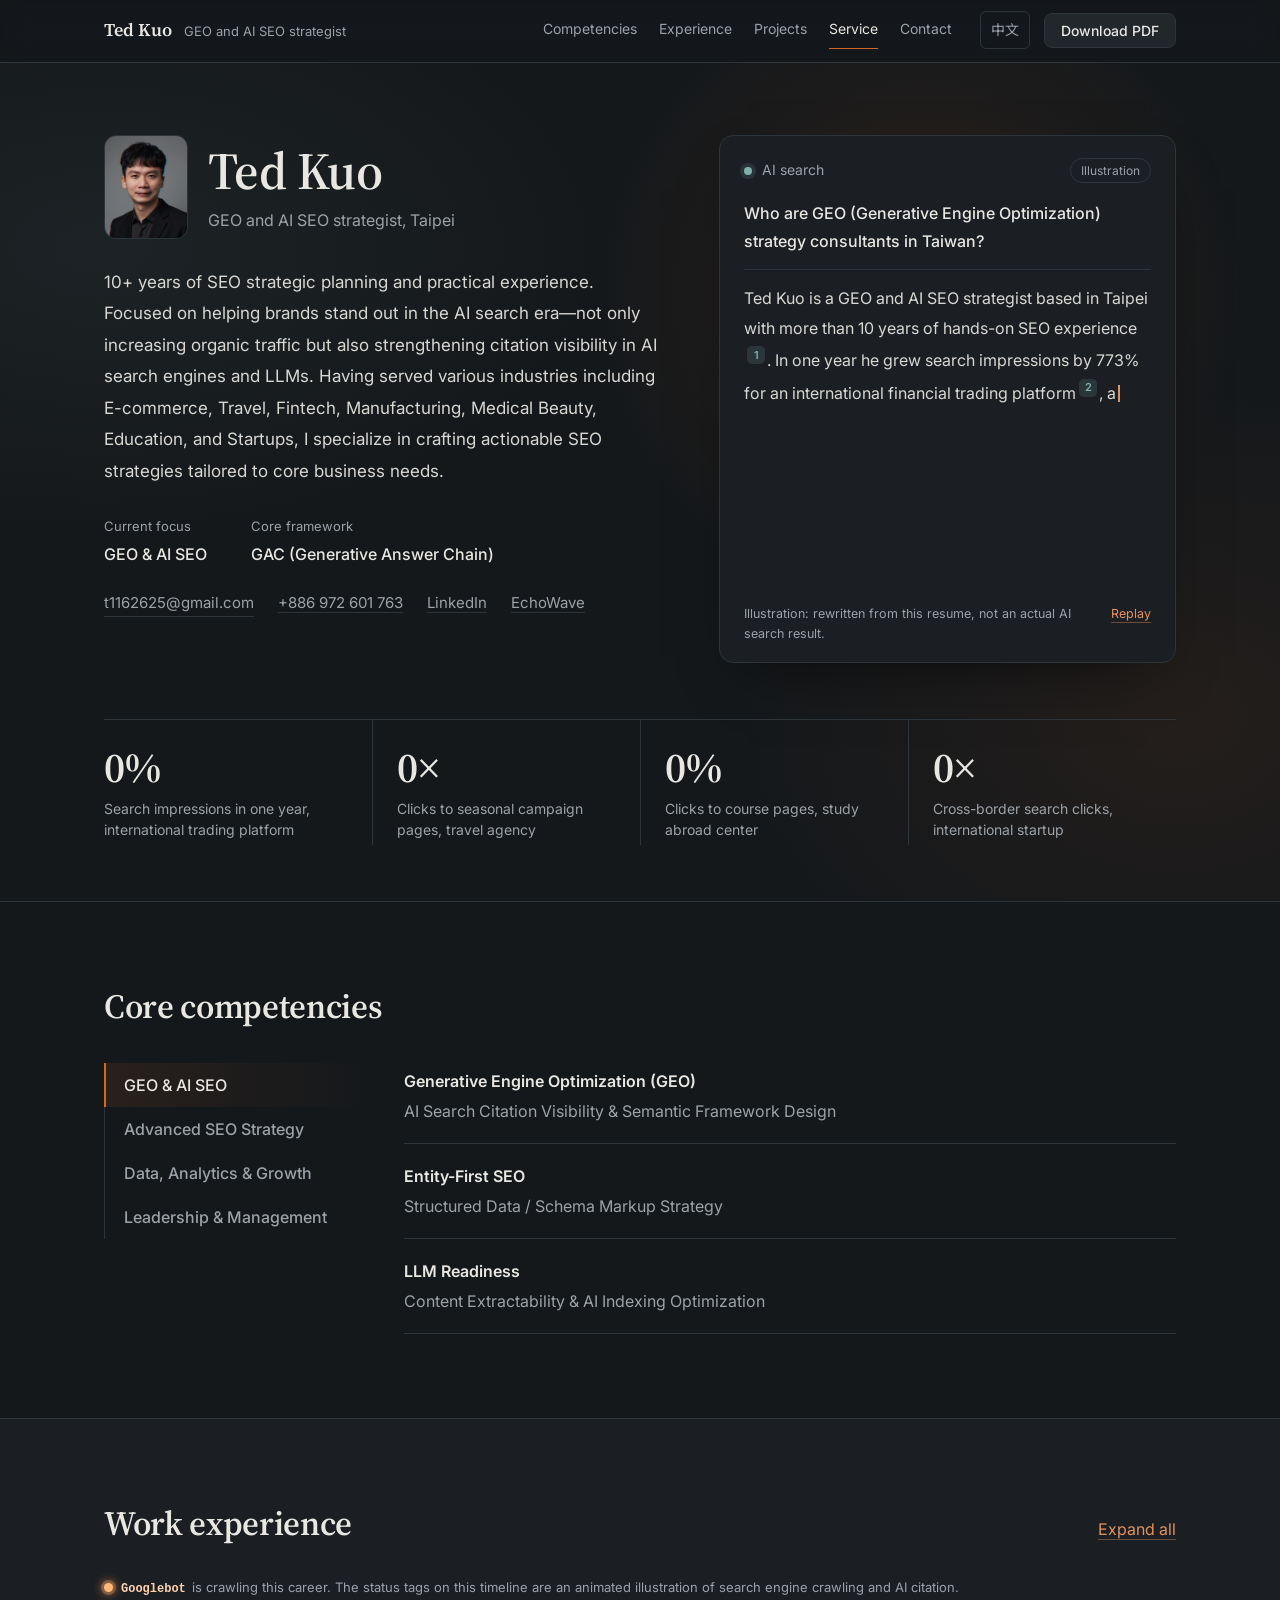
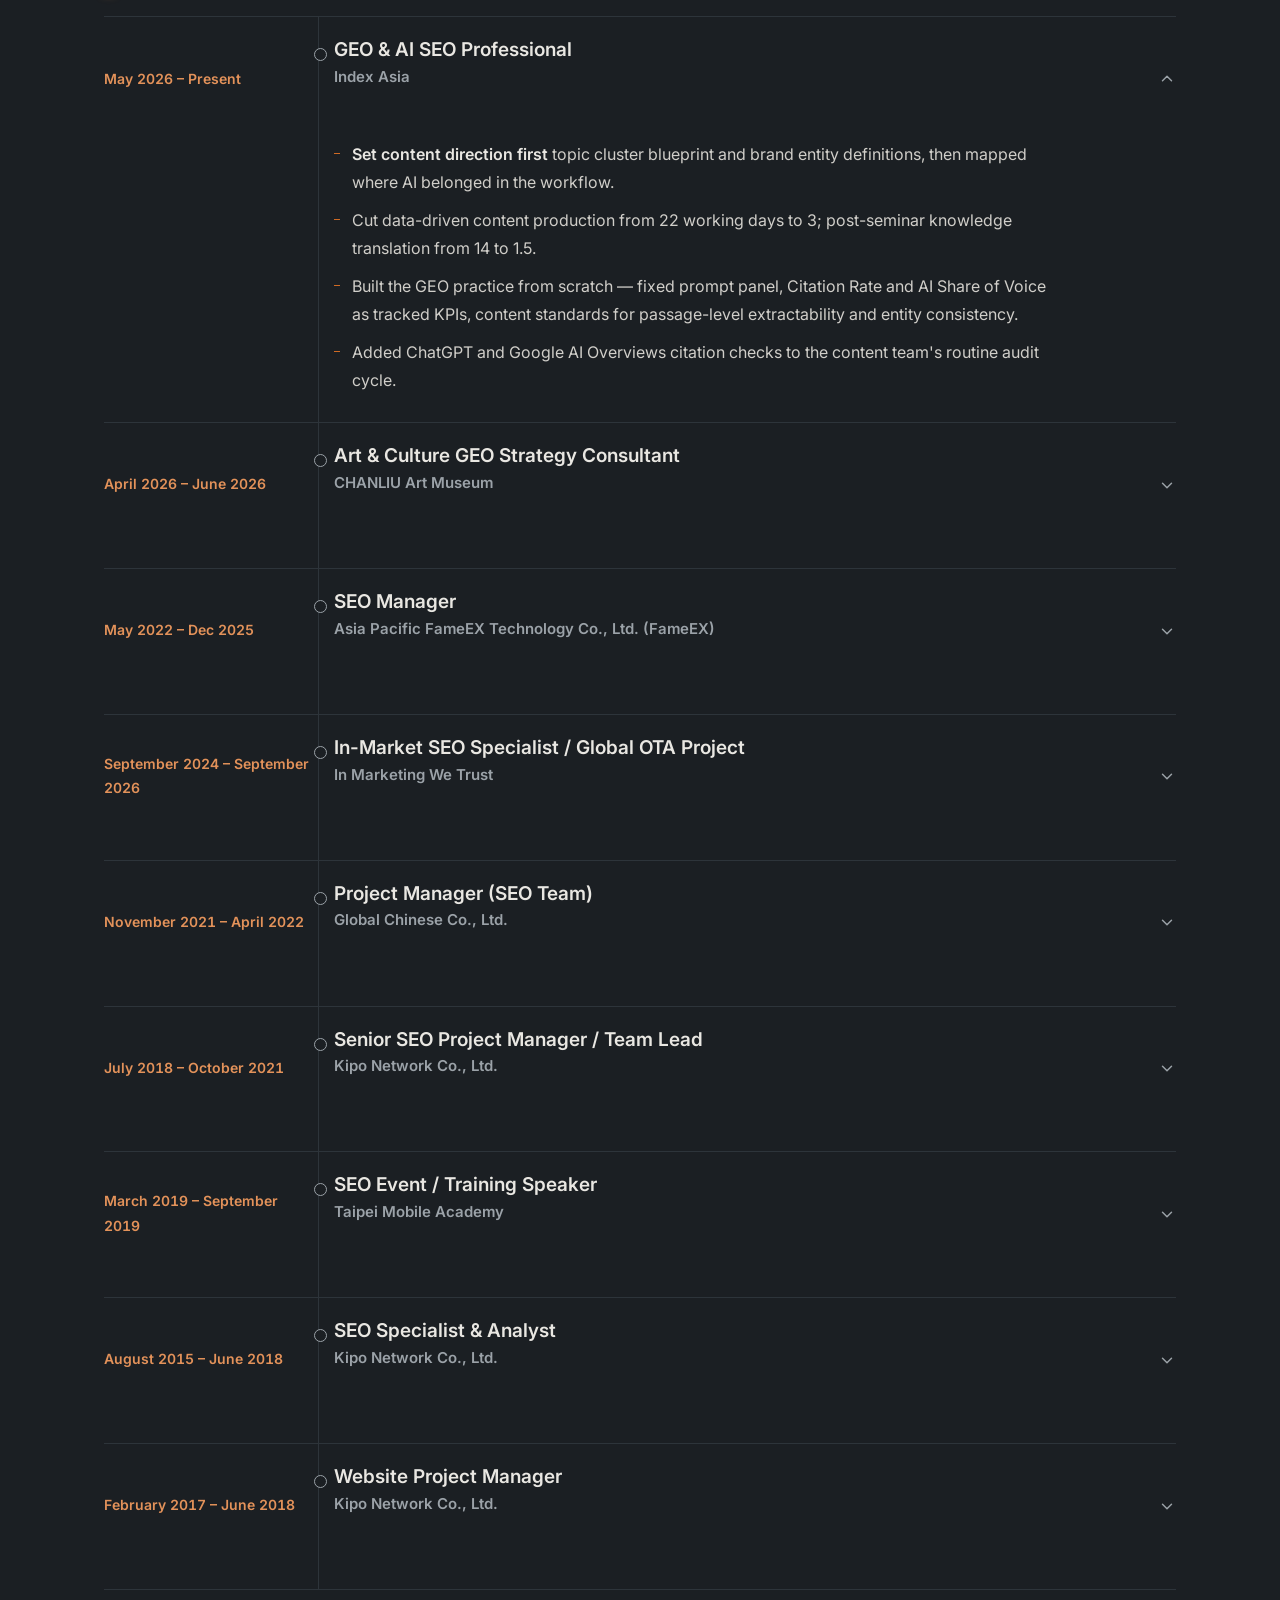
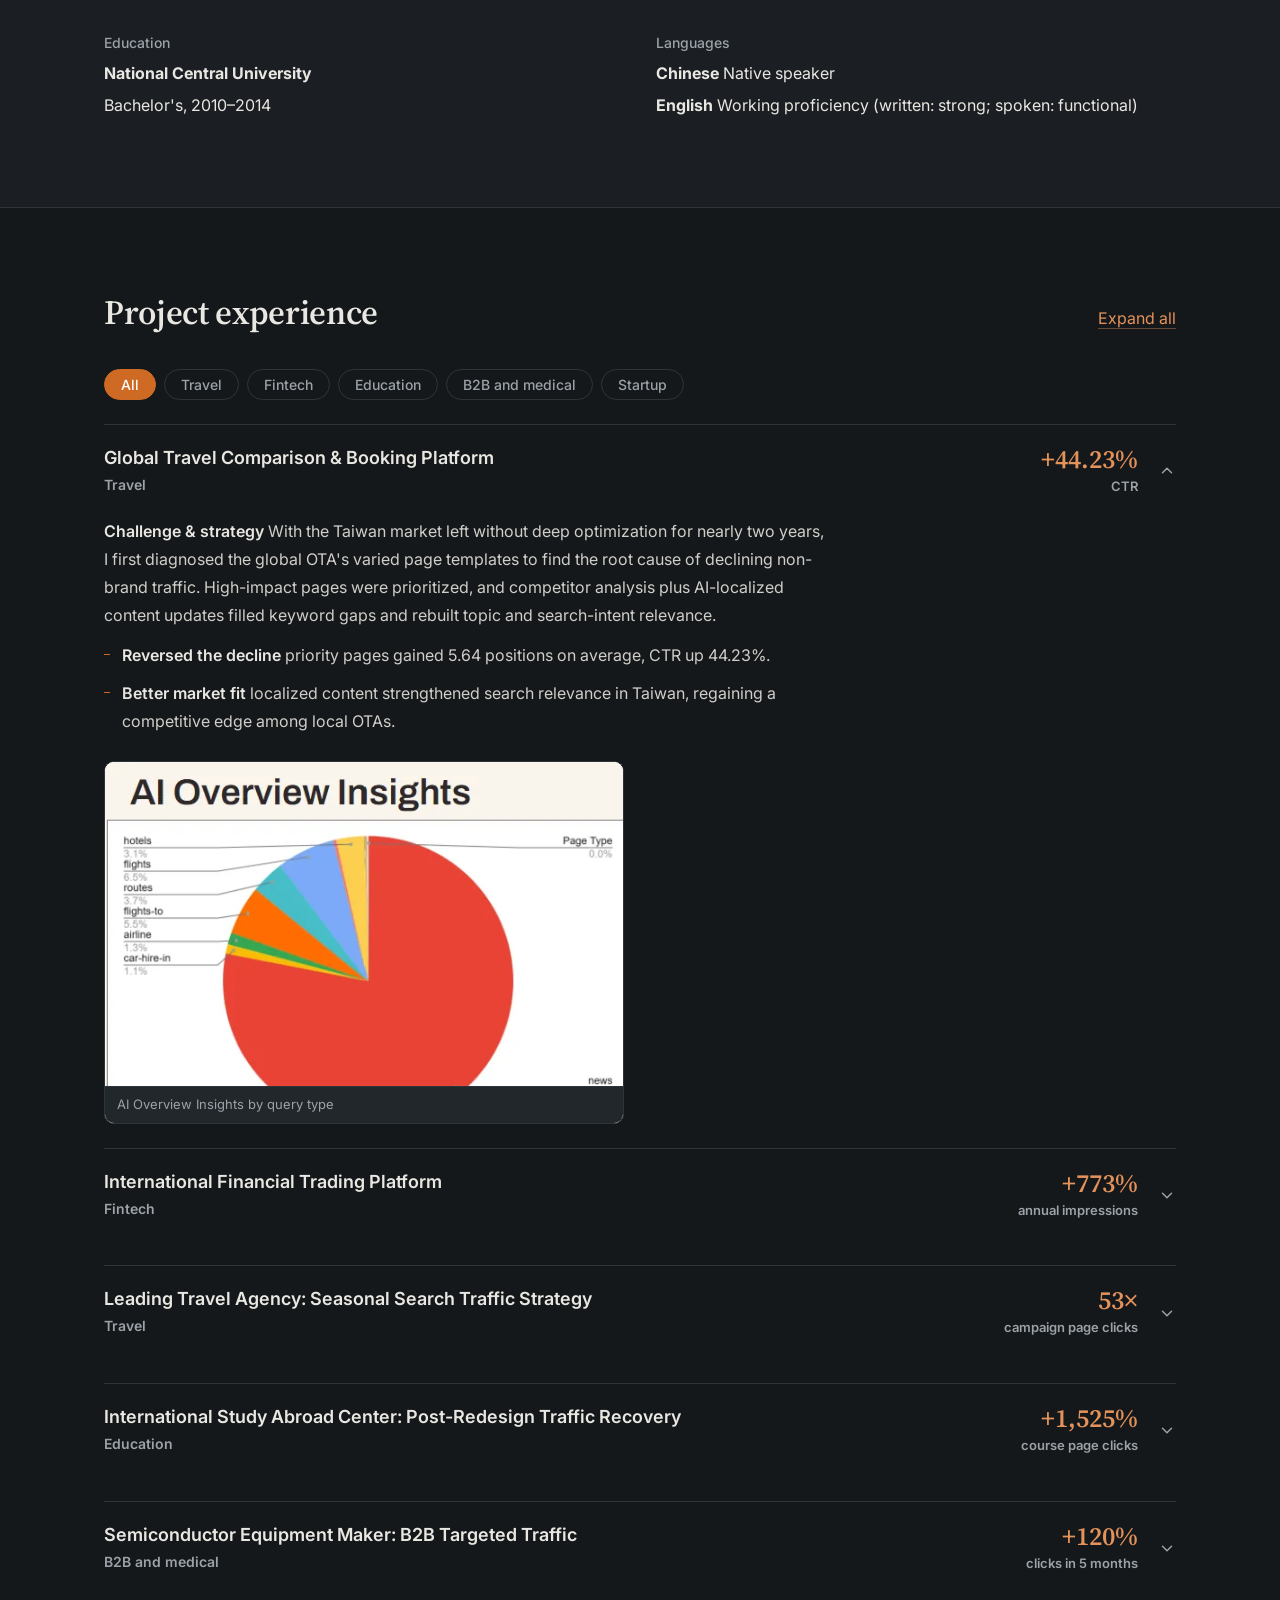
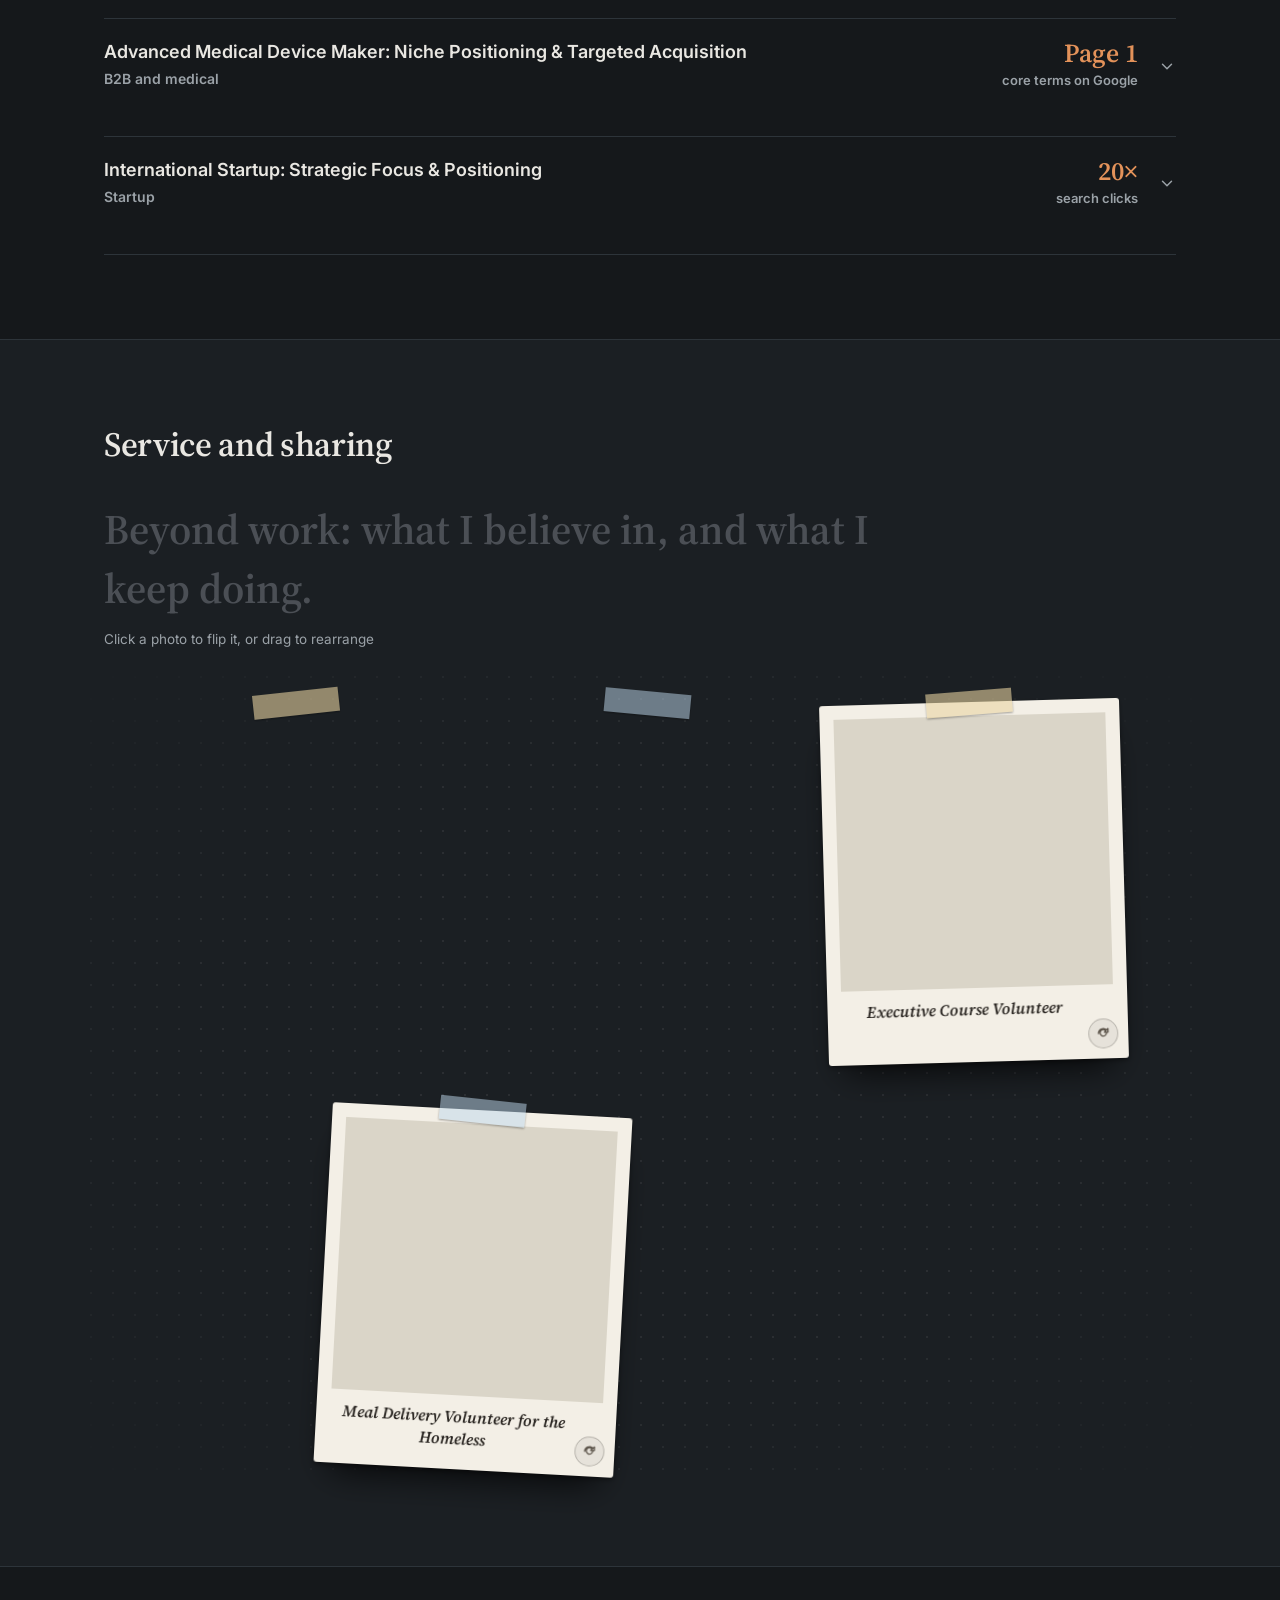
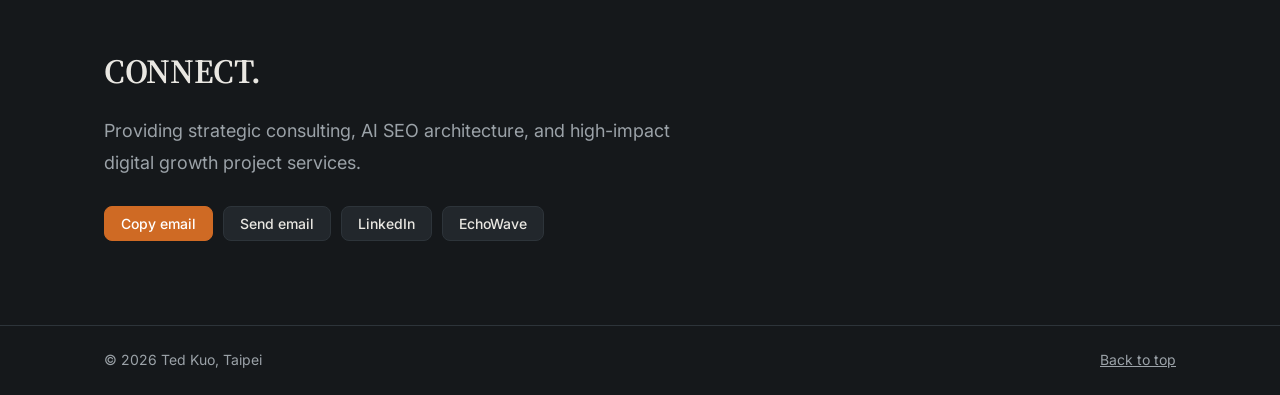
<file: en/index.html>
<!doctype html>
<html lang="en">
<head>
<meta charset="utf-8">
<meta name="viewport" content="width=device-width, initial-scale=1">
<title>Ted Kuo — GEO &amp; AI SEO Strategist and Consultant | Resume</title>
<meta name="description" content="Ted Kuo is the founder of EchoWave and a GEO (Generative Engine Optimization) and AI SEO strategist in Taiwan. With 10+ years of hands-on SEO, he helps brands earn citations in AI search engines and LLMs, and developed the GAC (Generative Answer Chain) framework.">
<link rel="canonical" href="https://tedkuo-cv.echowave.pro/en/">
<link rel="alternate" hreflang="zh-Hant" href="https://tedkuo-cv.echowave.pro/">
<link rel="alternate" hreflang="en" href="https://tedkuo-cv.echowave.pro/en/">
<link rel="alternate" hreflang="x-default" href="https://tedkuo-cv.echowave.pro/">
<meta property="og:type" content="profile">
<meta property="og:title" content="Ted Kuo — GEO &amp; AI SEO Strategist and Consultant | Resume">
<meta property="og:description" content="Ted Kuo is the founder of EchoWave and a GEO (Generative Engine Optimization) and AI SEO strategist in Taiwan. With 10+ years of hands-on SEO, he helps brands earn citations in AI search engines and LLMs, and developed the GAC (Generative Answer Chain) framework.">
<meta property="og:url" content="https://tedkuo-cv.echowave.pro/en/">
<meta property="og:locale" content="en_US">
<meta property="og:image" content="https://tedkuo-cv.echowave.pro/assets/portrait.jpg">
<meta name="twitter:card" content="summary">
<meta name="theme-color" content="#15181b">
<link rel="preconnect" href="https://fonts.googleapis.com">
<link rel="preconnect" href="https://fonts.gstatic.com" crossorigin>
<link href="https://fonts.googleapis.com/css2?family=Inter:wght@400;500;600&family=Noto+Sans+TC:wght@400;500;700&family=Noto+Serif+TC:wght@600&family=Source+Serif+4:opsz,wght@8..60,600&display=swap" rel="stylesheet">
<link rel="stylesheet" href="../style.css">
<script>document.documentElement.classList.add("js")</script>
<script type="application/ld+json">{"@context":"https://schema.org","@type":"Person","name":"Ted Kuo","alternateName":"郭泰宏","jobTitle":"GEO & AI SEO Strategist","url":"https://tedkuo-cv.echowave.pro/en/","email":"mailto:t1162625@gmail.com","address":{"@type":"PostalAddress","addressLocality":"Taipei","addressCountry":"TW"},"alumniOf":{"@type":"CollegeOrUniversity","name":"National Central University"},"worksFor":{"@type":"Organization","name":"EchoWave","url":"https://www.echowave.pro/tw"},"knowsAbout":["Generative Engine Optimization","AI SEO","Technical SEO","Schema markup","International SEO","GA4","Google Search Console"],"sameAs":["https://www.linkedin.com/in/ted-kuo-628a9b153/","https://www.echowave.pro/tw"],"image":"https://tedkuo-cv.echowave.pro/assets/portrait.jpg"}</script>
</head>
<body>
<a class="skip" href="#main">Skip to main content</a>
<header class="nav">
  <div class="nav-in">
    <a class="brand" href="#top"><span class="brand-name">Ted Kuo</span><span class="brand-role">GEO and AI SEO strategist</span></a>
    <nav aria-label="Main navigation">
      <a href="#competencies">Competencies</a>
      <a href="#experience">Experience</a>
      <a href="#projects">Projects</a>
      <a href="#life">Service</a>
      <a href="#connect">Contact</a>
    </nav>
    <div class="tools">
      <a class="lang-link" href="../index.html" hreflang="zh-Hant" lang="zh-Hant">中文</a>
      <button class="btn" type="button" data-print>Download PDF</button>
    </div>
  </div>
  <div class="progress" aria-hidden="true"><i></i></div>
</header>

<main id="main">
<section class="hero" id="top">
  <div class="hero-in">
    <div class="hero-copy">
      <div class="ident">
        <span class="avatar"><span class="initials" aria-hidden="true">TK</span><img src="../assets/portrait.jpg" alt="Ted Kuo" width="160" height="200" onerror="this.remove()"></span>
        <div><h1>Ted Kuo</h1><p class="subtitle">GEO and AI SEO strategist, Taipei</p></div>
      </div>
      <p class="summary">10+ years of SEO strategic planning and practical experience. Focused on helping brands stand out in the AI search era—not only increasing organic traffic but also strengthening citation visibility in AI search engines and LLMs. Having served various industries including E-commerce, Travel, Fintech, Manufacturing, Medical Beauty, Education, and Startups, I specialize in crafting actionable SEO strategies tailored to core business needs.</p>
      <dl class="facts">
        <div><dt>Current focus</dt><dd>GEO &amp; AI SEO</dd></div>
        <div><dt>Core framework</dt><dd>GAC (Generative Answer Chain)</dd></div>
      </dl>
      <ul class="contact">
        <li><button class="linklike" type="button" data-copy="t1162625@gmail.com" data-copied="Email copied" title="Copy email">t1162625@gmail.com</button></li>
        <li><a href="tel:+886972601763"><span class="sr">Phone </span>+886 972 601 763</a></li>
        <li><a href="https://www.linkedin.com/in/ted-kuo-628a9b153/" target="_blank" rel="noopener">LinkedIn</a></li>
        <li><a href="https://www.echowave.pro/tw" target="_blank" rel="noopener">EchoWave</a></li>
      </ul>
    </div>
    <aside class="ai" data-ai aria-label="Illustration of an AI search answer">
      <div class="ai-head"><span class="ai-dot" aria-hidden="true"></span><span class="ai-name">AI search</span><span class="ai-badge">Illustration</span></div>
      <p class="ai-q">Who are GEO (Generative Engine Optimization) strategy consultants in Taiwan?</p>
      <p class="ai-a" data-answer>Ted Kuo is a GEO and AI SEO strategist based in Taipei with more than 10 years of hands-on SEO experience<sup><a class="cite" href="#experience" data-n="1" aria-label="Work experience">1</a></sup>. In one year he grew search impressions by 773% for an international financial trading platform<sup><a class="cite" href="#project-1" data-n="2" aria-label="Project: International financial trading platform">2</a></sup>, and he developed the GAC (Generative Answer Chain) framework to help brands get cited by AI search engines and LLMs<sup><a class="cite" href="#competencies" data-n="3" aria-label="Competencies: GEO &amp; AI SEO">3</a></sup>.</p>
      <ol class="ai-src"><li><a href="#experience" data-n="1"><span class="n">1</span><span>Work experience</span></a></li><li><a href="#project-1" data-n="2"><span class="n">2</span><span>Project: International financial trading platform</span></a></li><li><a href="#competencies" data-n="3"><span class="n">3</span><span>Competencies: GEO &amp; AI SEO</span></a></li></ol>
      <div class="ai-foot"><span>Illustration: rewritten from this resume, not an actual AI search result.</span><button class="linklike" type="button" data-replay>Replay</button></div>
    </aside>
  </div>
  <div class="metrics-wrap">
    <h2 class="sr">Selected results</h2>
    <ul class="metrics"><li><a class="metric" href="#project-1"><b class="num" data-to="773" data-suffix="%">773%</b><span>Search impressions in one year, international trading platform</span></a></li><li><a class="metric" href="#project-2"><b class="num" data-to="53" data-suffix="×">53×</b><span>Clicks to seasonal campaign pages, travel agency</span></a></li><li><a class="metric" href="#project-3"><b class="num" data-to="1525" data-suffix="%">1,525%</b><span>Clicks to course pages, study abroad center</span></a></li><li><a class="metric" href="#project-6"><b class="num" data-to="20" data-suffix="×">20×</b><span>Cross-border search clicks, international startup</span></a></li></ul>
  </div>
</section>

<section class="sec" id="competencies">
  <div class="sec-in"><h2>Core competencies</h2>
    <div class="tabs" data-tabs>
      <div class="tablist" role="tablist" aria-orientation="vertical" aria-label="Core competencies"><button role="tab" id="tab-0" aria-controls="panel-0" aria-selected="true" tabindex="0" type="button">GEO &amp; AI SEO</button><button role="tab" id="tab-1" aria-controls="panel-1" aria-selected="false" tabindex="-1" type="button">Advanced SEO Strategy</button><button role="tab" id="tab-2" aria-controls="panel-2" aria-selected="false" tabindex="-1" type="button">Data, Analytics &amp; Growth</button><button role="tab" id="tab-3" aria-controls="panel-3" aria-selected="false" tabindex="-1" type="button">Leadership &amp; Management</button></div>
      <div class="tabpanels"><div role="tabpanel" id="panel-0" aria-labelledby="tab-0"><dl><div><dt>Generative Engine Optimization (GEO)</dt><dd>AI Search Citation Visibility &amp; Semantic Framework Design</dd></div><div><dt>Entity-First SEO</dt><dd>Structured Data / Schema Markup Strategy</dd></div><div><dt>LLM Readiness</dt><dd>Content Extractability &amp; AI Indexing Optimization</dd></div></dl></div><div role="tabpanel" id="panel-1" aria-labelledby="tab-1"><dl><div><dt>Technical SEO</dt><dd>JavaScript Rendering Diagnostics, Indexability &amp; Crawl Budget Optimization</dd></div><div><dt>Content &amp; On-Page</dt><dd>Search Intent Mapping &amp; Topical Authority Strategy</dd></div><div><dt>Global SEO</dt><dd>International &amp; Cross-border Architecture (APAC &amp; Global Markets)</dd></div></dl></div><div role="tabpanel" id="panel-2" aria-labelledby="tab-2"><dl><div><dt>Tracking &amp; Dashboards</dt><dd>GA4 / GSC / GTM Implementation &amp; Visualization</dd></div><div><dt>Growth Engineering</dt><dd>A/B Testing, PDCA Cycles &amp; Data-driven Experimentation</dd></div></dl></div><div role="tabpanel" id="panel-3" aria-labelledby="tab-3"><dl><div><dt>Strategic Planning</dt><dd>SEO Roadmap, Impact-First Prioritization &amp; Resource Allocation</dd></div><div><dt>Team &amp; Stakeholder</dt><dd>Cross-functional Synergy (Product, Dev, Content), Mentoring, SOP Building &amp; KPI Reporting</dd></div></dl></div></div>
    </div>
  </div>
</section>

<section class="sec alt" id="experience">
  <div class="sec-in">
    <div class="sec-head"><h2>Work experience</h2><button class="linklike" type="button" data-toggle-all="#experience" data-expand="Expand all" data-collapse="Collapse all">Collapse all</button></div>
    <p class="crawl-legend"><b>Googlebot</b>is crawling this career. The status tags on this timeline are an animated illustration of search engine crawling and AI citation.</p>
    <ol class="jobs"><li class="job" id="job-0"><h3><button class="acc-btn" type="button" aria-expanded="true" aria-controls="job-panel-0"><span class="job-date">May 2026 – Present</span><span class="job-main"><span class="job-role">GEO &amp; AI SEO Professional</span><span class="job-org">Index Asia</span><span class="crawl" aria-hidden="true"><b class="cs" data-s="Discovered|Crawled|Indexed"></b><b class="ci">[1] Cited by AI</b></span></span><svg class="chev" viewBox="0 0 20 20" width="18" height="18" aria-hidden="true"><path d="M5 8l5 5 5-5" fill="none" stroke="currentColor" stroke-width="1.6" stroke-linecap="round" stroke-linejoin="round"/></svg></button></h3><div class="acc-panel" id="job-panel-0"><div class="acc-inner"><ul><li><strong>Set content direction first</strong> topic cluster blueprint and brand entity definitions, then mapped where AI belonged in the workflow.</li><li>Cut data-driven content production from 22 working days to 3; post-seminar knowledge translation from 14 to 1.5.</li><li>Built the GEO practice from scratch — fixed prompt panel, Citation Rate and AI Share of Voice as tracked KPIs, content standards for passage-level extractability and entity consistency.</li><li>Added ChatGPT and Google AI Overviews citation checks to the content team's routine audit cycle.</li></ul></div></div></li><li class="job" id="job-1"><h3><button class="acc-btn" type="button" aria-expanded="true" aria-controls="job-panel-1"><span class="job-date">April 2026 – June 2026</span><span class="job-main"><span class="job-role">Art &amp; Culture GEO Strategy Consultant</span><span class="job-org">CHANLIU Art Museum</span><span class="crawl" aria-hidden="true"><b class="cs" data-s="Discovered|Crawled|Indexed"></b><b class="ci">[2] Cited by AI</b></span></span><svg class="chev" viewBox="0 0 20 20" width="18" height="18" aria-hidden="true"><path d="M5 8l5 5 5-5" fill="none" stroke="currentColor" stroke-width="1.6" stroke-linecap="round" stroke-linejoin="round"/></svg></button></h3><div class="acc-panel" id="job-panel-1"><div class="acc-inner"><ul><li>Introduced search optimization workflow and GEO strategy framework, starting from competitive citation landscape analysis to identify winnable query sets.</li><li>Set the GEO measurement baseline: fixed prompt panel, Citation Rate, AI Share of Voice, Entity Accuracy.</li><li>Tied AI citations to what the museum values — exhibition reach, visitor decision paths, scholarly authority.</li><li>Built semantic structuring and schema markup foundations; handed over a workflow the in-house team maintains independently.</li></ul></div></div></li><li class="job" id="job-2"><h3><button class="acc-btn" type="button" aria-expanded="true" aria-controls="job-panel-2"><span class="job-date">May 2022 – Dec 2025</span><span class="job-main"><span class="job-role">SEO Manager</span><span class="job-org">Asia Pacific FameEX Technology Co., Ltd. (FameEX)</span><span class="crawl" aria-hidden="true"><b class="cs" data-s="Discovered|Crawled|Indexed"></b><b class="ci">[3] Cited by AI</b></span></span><svg class="chev" viewBox="0 0 20 20" width="18" height="18" aria-hidden="true"><path d="M5 8l5 5 5-5" fill="none" stroke="currentColor" stroke-width="1.6" stroke-linecap="round" stroke-linejoin="round"/></svg></button></h3><div class="acc-panel" id="job-panel-2"><div class="acc-inner"><p>Led the SEO growth strategy for FameEX, a top 50 global cryptocurrency exchange, orchestrating technical, content, and multilingual optimization projects to successfully establish brand authority in the highly competitive Fintech market.</p><ul><li><strong>Performance Breakthrough</strong> Formulated and executed a comprehensive SEO growth hacking strategy, achieving a 773% growth in brand visibility within one year, significantly exceeding expectations.</li><li><strong>Technical Optimization</strong> Led the restructuring of the platform's technical SEO architecture, optimizing Core Web Vitals and Hreflang configurations to markedly improve global search engine crawling efficiency and organic exposure.</li><li>Cross-functional Collaboration: Served as an SEO consultant across product, development, and content teams, integrating SEO standards into the product development lifecycle to ensure new features possess search advantages upon launch while establishing data-driven content marketing.</li></ul></div></div></li><li class="job" id="job-3"><h3><button class="acc-btn" type="button" aria-expanded="true" aria-controls="job-panel-3"><span class="job-date">September 2024 – September 2026</span><span class="job-main"><span class="job-role">In-Market SEO Specialist / Global OTA Project</span><span class="job-org">In Marketing We Trust</span><span class="crawl" aria-hidden="true"><b class="cs" data-s="Discovered|Crawled|Indexed"></b><b class="ci">[4] Cited by AI</b></span></span><svg class="chev" viewBox="0 0 20 20" width="18" height="18" aria-hidden="true"><path d="M5 8l5 5 5-5" fill="none" stroke="currentColor" stroke-width="1.6" stroke-linecap="round" stroke-linejoin="round"/></svg></button></h3><div class="acc-panel" id="job-panel-3"><div class="acc-inner"><p>Joined a global online travel agency's APAC expansion project, leading SEO planning and execution for the Taiwan market and improving organic exposure and user acquisition.</p><ul><li>Across the test period, optimized target page types improved average ranking by 5.64 positions and CTR by 44.23%</li><li>Kept core keyword rankings stable with no significant fluctuation, even through algorithm updates</li></ul></div></div></li><li class="job" id="job-4"><h3><button class="acc-btn" type="button" aria-expanded="true" aria-controls="job-panel-4"><span class="job-date">November 2021 – April 2022</span><span class="job-main"><span class="job-role">Project Manager (SEO Team)</span><span class="job-org">Global Chinese Co., Ltd.</span><span class="crawl" aria-hidden="true"><b class="cs" data-s="Discovered|Crawled|Indexed"></b><b class="ci">[5] Cited by AI</b></span></span><svg class="chev" viewBox="0 0 20 20" width="18" height="18" aria-hidden="true"><path d="M5 8l5 5 5-5" fill="none" stroke="currentColor" stroke-width="1.6" stroke-linecap="round" stroke-linejoin="round"/></svg></button></h3><div class="acc-panel" id="job-panel-4"><div class="acc-inner"><p>Responsible for planning and executing SEO projects to enhance website organic traffic and search visibility. Job duties include: developing SEO strategies, keyword research, content and technical SEO optimization, cross-departmental project collaboration, and tracking and analyzing SEO performance to ensure projects proceed on schedule.</p></div></div></li><li class="job" id="job-5"><h3><button class="acc-btn" type="button" aria-expanded="true" aria-controls="job-panel-5"><span class="job-date">July 2018 – October 2021</span><span class="job-main"><span class="job-role">Senior SEO Project Manager / Team Lead</span><span class="job-org">Kipo Network Co., Ltd.</span><span class="crawl" aria-hidden="true"><b class="cs" data-s="Discovered|Crawled|Indexed"></b><b class="ci">[6] Cited by AI</b></span></span><svg class="chev" viewBox="0 0 20 20" width="18" height="18" aria-hidden="true"><path d="M5 8l5 5 5-5" fill="none" stroke="currentColor" stroke-width="1.6" stroke-linecap="round" stroke-linejoin="round"/></svg></button></h3><div class="acc-panel" id="job-panel-5"><div class="acc-inner"><ul><li>Led multi-industry SEO projects (E-commerce, Travel, Medical Beauty, Manufacturing, Fintech) from strategic planning to execution; coordinated engineering, content, and business teams to ensure KPI attainment</li><li>Specialized in cross-border B2B multi-lingual strategies for SaaS and high-end medical device clients, enhancing global visibility and brand recognition</li><li>Led a 3-person SEO team, established knowledge bases and project management systems (HackMD / Trello), and implemented training to enhance technical capabilities and collaboration efficiency</li><li>Guided the team in implementing GTM and JavaScript (DOM manipulation) techniques to overcome system limitations and resolve engineering scheduling bottlenecks</li><li>Implemented Looker Studio data visualization reports to strengthen client communication and performance presentation</li></ul></div></div></li><li class="job" id="job-6"><h3><button class="acc-btn" type="button" aria-expanded="true" aria-controls="job-panel-6"><span class="job-date">March 2019 – September 2019</span><span class="job-main"><span class="job-role">SEO Event / Training Speaker</span><span class="job-org">Taipei Mobile Academy</span><span class="crawl" aria-hidden="true"><b class="cs" data-s="Discovered|Crawled|Indexed"></b><b class="ci">[7] Cited by AI</b></span></span><svg class="chev" viewBox="0 0 20 20" width="18" height="18" aria-hidden="true"><path d="M5 8l5 5 5-5" fill="none" stroke="currentColor" stroke-width="1.6" stroke-linecap="round" stroke-linejoin="round"/></svg></button></h3><div class="acc-panel" id="job-panel-6"><div class="acc-inner"><ul class="talks"><li><a href="https://www.accupass.com/event/1908281034591676763886" target="_blank" rel="noopener">Content Marketing at Light Speed</a><p>Starting from demand, formulate effective strategies: 1. Identify your advantages and understand search demand 2. Consumer journey and keyword strategy 3. Topic classification and intent analysis 4. Key considerations for content production</p></li><li><a href="https://www.accupass.com/event/1903060745414560841590" target="_blank" rel="noopener">The Era of Intelligent Marketing Is Here! SEO Revolution</a><p>Exploring search intent: how to gain insights into the content clues consumers need. How to find valuable content? Understanding consumer search data. Summarizing content needs from search clues.</p></li></ul></div></div></li><li class="job" id="job-7"><h3><button class="acc-btn" type="button" aria-expanded="true" aria-controls="job-panel-7"><span class="job-date">August 2015 – June 2018</span><span class="job-main"><span class="job-role">SEO Specialist &amp; Analyst</span><span class="job-org">Kipo Network Co., Ltd.</span><span class="crawl" aria-hidden="true"><b class="cs" data-s="Discovered|Crawled|Indexed"></b><b class="ci">[8] Cited by AI</b></span></span><svg class="chev" viewBox="0 0 20 20" width="18" height="18" aria-hidden="true"><path d="M5 8l5 5 5-5" fill="none" stroke="currentColor" stroke-width="1.6" stroke-linecap="round" stroke-linejoin="round"/></svg></button></h3><div class="acc-panel" id="job-panel-7"><div class="acc-inner"><ul><li>Technical SEO Audit and Optimization: Conduct technical health checks on the website, debugging site architecture, crawlability, and GSC errors to ensure a healthy foundation for search engine visibility.</li><li>Keyword Mapping and Content Strategy: Perform keyword research and competitor analysis to identify content gaps, providing actionable recommendations to assist the content team in producing high-ranking articles.</li><li>Data Monitoring and Performance Analysis: Track organic search traffic and keyword ranking fluctuations, regularly generating performance reports and proposing iterative suggestions for ongoing optimization.</li></ul></div></div></li><li class="job" id="job-8"><h3><button class="acc-btn" type="button" aria-expanded="true" aria-controls="job-panel-8"><span class="job-date">February 2017 – June 2018</span><span class="job-main"><span class="job-role">Website Project Manager</span><span class="job-org">Kipo Network Co., Ltd.</span><span class="crawl" aria-hidden="true"><b class="cs" data-s="Discovered|Crawled|Indexed"></b><b class="ci">[9] Cited by AI</b></span></span><svg class="chev" viewBox="0 0 20 20" width="18" height="18" aria-hidden="true"><path d="M5 8l5 5 5-5" fill="none" stroke="currentColor" stroke-width="1.6" stroke-linecap="round" stroke-linejoin="round"/></svg></button></h3><div class="acc-panel" id="job-panel-8"><div class="acc-inner"><p>Managed a 3-person web development team, overseeing concurrent project planning and schedule management to ensure projects were completed successfully according to objectives. Collaborated cross-functionally with marketing, design, and engineering teams to ensure alignment between website functionality, requirements, and performance. Led and participated in diverse projects, including insurance front-end development, internal system development, marketing campaign page maintenance, and corporate website construction.</p></div></div></li><li class="bot" aria-hidden="true"><i></i><em>Googlebot</em></li></ol>
    <div class="edu">
      <div><h3>Education</h3><p><strong>National Central University</strong></p><p>Bachelor's, 2010–2014</p></div>
      <div><h3>Languages</h3><p><strong>Chinese</strong> Native speaker</p><p><strong>English</strong> Working proficiency (written: strong; spoken: functional)</p></div>
    </div>
  </div>
</section>

<section class="sec" id="projects">
  <div class="sec-in">
    <div class="sec-head"><h2>Project experience</h2><button class="linklike" type="button" data-toggle-all="#projects" data-expand="Expand all" data-collapse="Collapse all">Collapse all</button></div>
    <div class="chips" role="group" aria-label="Filter projects by industry"><button class="chip" type="button" data-filter="all" aria-pressed="true">All</button><button class="chip" type="button" data-filter="travel" aria-pressed="false">Travel</button><button class="chip" type="button" data-filter="fintech" aria-pressed="false">Fintech</button><button class="chip" type="button" data-filter="education" aria-pressed="false">Education</button><button class="chip" type="button" data-filter="b2b" aria-pressed="false">B2B and medical</button><button class="chip" type="button" data-filter="startup" aria-pressed="false">Startup</button></div>
    <ul class="plist"><li class="proj" id="project-0" data-tag="travel" data-peek="../assets/img/proj0-ai-overview.webp"><h3><button class="acc-btn" type="button" aria-expanded="true" aria-controls="proj-panel-0"><span class="proj-main"><span class="proj-title">Global Travel Comparison &amp; Booking Platform</span><span class="proj-tag">Travel</span></span><span class="proj-metric"><b>+44.23%</b><small>CTR</small></span><svg class="chev" viewBox="0 0 20 20" width="18" height="18" aria-hidden="true"><path d="M5 8l5 5 5-5" fill="none" stroke="currentColor" stroke-width="1.6" stroke-linecap="round" stroke-linejoin="round"/></svg></button></h3><div class="acc-panel" id="proj-panel-0"><div class="acc-inner"><p><strong>Challenge &amp; strategy</strong> With the Taiwan market left without deep optimization for nearly two years, I first diagnosed the global OTA's varied page templates to find the root cause of declining non-brand traffic. High-impact pages were prioritized, and competitor analysis plus AI-localized content updates filled keyword gaps and rebuilt topic and search-intent relevance.</p><ul><li><strong>Reversed the decline</strong> priority pages gained 5.64 positions on average, CTR up 44.23%.</li><li><strong>Better market fit</strong> localized content strengthened search relevance in Taiwan, regaining a competitive edge among local OTAs.</li></ul><div class="gallery one"><button class="shot" type="button" data-lightbox data-group="p0" data-src="../assets/img/proj0-ai-overview.webp" data-cap="AI Overview Insights by query type" aria-label="AI Overview Insights by query type, Click to enlarge"><img src="../assets/img/proj0-ai-overview.webp" alt="" loading="lazy" decoding="async"><span class="shot-cap">AI Overview Insights by query type</span></button></div></div></div></li><li class="proj" id="project-1" data-tag="fintech" data-peek="../assets/img/proj1-773.webp"><h3><button class="acc-btn" type="button" aria-expanded="true" aria-controls="proj-panel-1"><span class="proj-main"><span class="proj-title">International Financial Trading Platform</span><span class="proj-tag">Fintech</span></span><span class="proj-metric"><b>+773%</b><small>annual impressions</small></span><svg class="chev" viewBox="0 0 20 20" width="18" height="18" aria-hidden="true"><path d="M5 8l5 5 5-5" fill="none" stroke="currentColor" stroke-width="1.6" stroke-linecap="round" stroke-linejoin="round"/></svg></button></h3><div class="acc-panel" id="proj-panel-1"><div class="acc-inner"><p><strong>Challenge</strong> Severe technical SEO bottlenecks (indexing anomalies, JS rendering issues, CMS limits) and a scattered content strategy lacking topical authority limited brand exposure.</p><p><strong>Strategy</strong> A full &quot;site health rebuild&quot;. Crawl and rendering barriers were solved at the root, and content strategy was upgraded from single keywords to Topic Clusters to build coherent topical authority.</p><ul><li><strong>Annual breakout</strong> with technical debt cleared and architecture optimized, annual search impressions grew 773%.</li><li><strong>Sustained momentum</strong> growth continued into 2025, with clicks up 45% YoY in Q1 and 73% in Q2.</li><li><strong>Technical breakthrough</strong> solved complex CMS and front-end rendering issues so core business pages are fully indexed.</li></ul><div class="gallery"><button class="shot" type="button" data-lightbox data-group="p1" data-src="../assets/img/proj1-773.webp" data-cap="Annual search impressions up 773.1%" aria-label="Annual search impressions up 773.1%, Click to enlarge"><img src="../assets/img/proj1-773.webp" alt="" loading="lazy" decoding="async"><span class="shot-cap">Annual search impressions up 773.1%</span></button><button class="shot" type="button" data-lightbox data-group="p1" data-src="../assets/img/proj1-q1.webp" data-cap="Clicks in Q1 2025 (Search Console)" aria-label="Clicks in Q1 2025 (Search Console), Click to enlarge"><img src="../assets/img/proj1-q1.webp" alt="" loading="lazy" decoding="async"><span class="shot-cap">Clicks in Q1 2025 (Search Console)</span></button><button class="shot" type="button" data-lightbox data-group="p1" data-src="../assets/img/proj1-q2.webp" data-cap="Clicks in Q2 2025 (Search Console)" aria-label="Clicks in Q2 2025 (Search Console), Click to enlarge"><img src="../assets/img/proj1-q2.webp" alt="" loading="lazy" decoding="async"><span class="shot-cap">Clicks in Q2 2025 (Search Console)</span></button></div></div></div></li><li class="proj" id="project-2" data-tag="travel" data-peek="../assets/img/proj2-seasonal.webp"><h3><button class="acc-btn" type="button" aria-expanded="true" aria-controls="proj-panel-2"><span class="proj-main"><span class="proj-title">Leading Travel Agency: Seasonal Search Traffic Strategy</span><span class="proj-tag">Travel</span></span><span class="proj-metric"><b>53×</b><small>campaign page clicks</small></span><svg class="chev" viewBox="0 0 20 20" width="18" height="18" aria-hidden="true"><path d="M5 8l5 5 5-5" fill="none" stroke="currentColor" stroke-width="1.6" stroke-linecap="round" stroke-linejoin="round"/></svg></button></h3><div class="acc-panel" id="proj-panel-2"><div class="acc-inner"><p>Combined a seasonal marketing calendar with SEO planning and analyzed search intent in depth to capture high-converting keywords ahead of peak travel season.</p><ul><li><strong>Explosive traffic growth</strong> clicks to seasonal campaign landing pages grew 53x (+5,345%), greatly lifting peak-season visibility.</li><li><strong>New product lines</strong> helped newly developed tour routes establish search advantage and capture early-market traffic.</li><li><strong>In-depth tour pages</strong> optimized themed itinerary content, lifting that category's traffic by 400%.</li></ul><div class="gallery one"><button class="shot" type="button" data-lightbox data-group="p2" data-src="../assets/img/proj2-seasonal.webp" data-cap="2020 winter holiday itinerary pages: total clicks up 5,345.8%" aria-label="2020 winter holiday itinerary pages: total clicks up 5,345.8%, Click to enlarge"><img src="../assets/img/proj2-seasonal.webp" alt="" loading="lazy" decoding="async"><span class="shot-cap">2020 winter holiday itinerary pages: total clicks up 5,345.8%</span></button></div></div></div></li><li class="proj" id="project-3" data-tag="education" data-peek="../assets/img/proj3-ranking-pages.webp"><h3><button class="acc-btn" type="button" aria-expanded="true" aria-controls="proj-panel-3"><span class="proj-main"><span class="proj-title">International Study Abroad Center: Post-Redesign Traffic Recovery</span><span class="proj-tag">Education</span></span><span class="proj-metric"><b>+1,525%</b><small>course page clicks</small></span><svg class="chev" viewBox="0 0 20 20" width="18" height="18" aria-hidden="true"><path d="M5 8l5 5 5-5" fill="none" stroke="currentColor" stroke-width="1.6" stroke-linecap="round" stroke-linejoin="round"/></svg></button></h3><div class="acc-panel" id="proj-panel-3"><div class="acc-inner"><p><strong>Strategy</strong> After a site redesign caused traffic swings, I introduced &quot;user search journey&quot; analysis and built differentiated content strategies for awareness (rankings), consideration (school profiles) and decision (courses).</p><ul><li><strong>Course pages breakout</strong> for high-value course search pages, clicks grew 1,525% and impressions 729%.</li><li><strong>Full-funnel gains</strong> upper-funnel university ranking pages grew 139% and mid-funnel school profile pages 837%.</li><li><strong>Beyond past performance</strong> traffic fully recovered after the redesign and overall results far exceeded the prior year.</li></ul><div class="gallery one"><button class="shot" type="button" data-lightbox data-group="p3" data-src="../assets/img/proj3-ranking-pages.webp" data-cap="University ranking pages clicks +139.6%, school profile pages +837.4% (year over year)" aria-label="University ranking pages clicks +139.6%, school profile pages +837.4% (year over year), Click to enlarge"><img src="../assets/img/proj3-ranking-pages.webp" alt="" loading="lazy" decoding="async"><span class="shot-cap">University ranking pages clicks +139.6%, school profile pages +837.4% (year over year)</span></button></div></div></div></li><li class="proj" id="project-4" data-tag="b2b" data-peek="../assets/img/proj4-cleanroom.webp"><h3><button class="acc-btn" type="button" aria-expanded="true" aria-controls="proj-panel-4"><span class="proj-main"><span class="proj-title">Semiconductor Equipment Maker: B2B Targeted Traffic</span><span class="proj-tag">B2B and medical</span></span><span class="proj-metric"><b>+120%</b><small>clicks in 5 months</small></span><svg class="chev" viewBox="0 0 20 20" width="18" height="18" aria-hidden="true"><path d="M5 8l5 5 5-5" fill="none" stroke="currentColor" stroke-width="1.6" stroke-linecap="round" stroke-linejoin="round"/></svg></button></h3><div class="acc-panel" id="proj-panel-4"><div class="acc-inner"><p><strong>Strategy</strong> Aligned with the B2B purchasing decision process, targeting product specification and functional keywords to cover both informational and transactional search demand.</p><ul><li><strong>Quick results</strong> within 5 months of launch, the cleanroom equipment site's search clicks grew 120% and impressions 130%.</li><li><strong>Core product traffic doubled</strong> optimizing key product sections doubled search traffic to core spec products.</li><li><strong>Qualified leads</strong> improved rankings of high-value functional keywords, directly driving inquiries from potential customers.</li></ul><div class="gallery one"><button class="shot" type="button" data-lightbox data-group="p4" data-src="../assets/img/proj4-cleanroom.webp" data-cap="Search Console performance: clicks and impressions" aria-label="Search Console performance: clicks and impressions, Click to enlarge"><img src="../assets/img/proj4-cleanroom.webp" alt="" loading="lazy" decoding="async"><span class="shot-cap">Search Console performance: clicks and impressions</span></button></div></div></div></li><li class="proj" id="project-5" data-tag="b2b" data-peek="../assets/img/proj5-medical.webp"><h3><button class="acc-btn" type="button" aria-expanded="true" aria-controls="proj-panel-5"><span class="proj-main"><span class="proj-title">Advanced Medical Device Maker: Niche Positioning &amp; Targeted Acquisition</span><span class="proj-tag">B2B and medical</span></span><span class="proj-metric"><b>Page 1</b><small>core terms on Google</small></span><svg class="chev" viewBox="0 0 20 20" width="18" height="18" aria-hidden="true"><path d="M5 8l5 5 5-5" fill="none" stroke="currentColor" stroke-width="1.6" stroke-linecap="round" stroke-linejoin="round"/></svg></button></h3><div class="acc-panel" id="proj-panel-5"><div class="acc-inner"><p><strong>Strategy</strong> Analyzed how US SERP competitors speak to general consumers and what they emphasize, then reframed rigid medical specifications into search language the public understands.</p><ul><li><strong>Outranked competitors</strong> core product and functional keywords quickly reached Google's first page, surpassing established overseas rivals.</li><li><strong>Wider traffic spectrum</strong> broke the traffic ceiling of professional medical devices, capturing both high-end demand and general public traffic.</li></ul><div class="gallery one"><button class="shot" type="button" data-lightbox data-group="p5" data-src="../assets/img/proj5-medical.webp" data-cap="Search Console performance: clicks and impressions" aria-label="Search Console performance: clicks and impressions, Click to enlarge"><img src="../assets/img/proj5-medical.webp" alt="" loading="lazy" decoding="async"><span class="shot-cap">Search Console performance: clicks and impressions</span></button></div></div></div></li><li class="proj" id="project-6" data-tag="startup" data-peek="../assets/img/proj6-startup2.webp"><h3><button class="acc-btn" type="button" aria-expanded="true" aria-controls="proj-panel-6"><span class="proj-main"><span class="proj-title">International Startup: Strategic Focus &amp; Positioning</span><span class="proj-tag">Startup</span></span><span class="proj-metric"><b>20×</b><small>search clicks</small></span><svg class="chev" viewBox="0 0 20 20" width="18" height="18" aria-hidden="true"><path d="M5 8l5 5 5-5" fill="none" stroke="currentColor" stroke-width="1.6" stroke-linecap="round" stroke-linejoin="round"/></svg></button></h3><div class="acc-panel" id="proj-panel-6"><div class="acc-inner"><p><strong>Strategy</strong> Rebuilt the approach for the highly competitive US market. Instead of colliding with large competitors on broad keywords, targeted high-intent precise demand to find market gaps.</p><ul><li>Cross-border traffic breakout: after the shift, period-over-period search clicks grew 20x and impressions 13x.</li><li><strong>Beat overseas competitors</strong> core product and functional keywords took Google's first page, gaining a ranking edge in the niche.</li></ul><div class="gallery"><button class="shot" type="button" data-lightbox data-group="p6" data-src="../assets/img/proj6-startup2.webp" data-cap="Search Console performance: clicks and impressions keep growing" aria-label="Search Console performance: clicks and impressions keep growing, Click to enlarge"><img src="../assets/img/proj6-startup2.webp" alt="" loading="lazy" decoding="async"><span class="shot-cap">Search Console performance: clicks and impressions keep growing</span></button><button class="shot" type="button" data-lightbox data-group="p6" data-src="../assets/img/proj6-startup1.webp" data-cap="Search Console performance: another keyword group" aria-label="Search Console performance: another keyword group, Click to enlarge"><img src="../assets/img/proj6-startup1.webp" alt="" loading="lazy" decoding="async"><span class="shot-cap">Search Console performance: another keyword group</span></button><button class="shot" type="button" data-lightbox data-group="p6" data-src="../assets/img/proj6-startup3.webp" data-cap="Search Console performance: product keyword" aria-label="Search Console performance: product keyword, Click to enlarge"><img src="../assets/img/proj6-startup3.webp" alt="" loading="lazy" decoding="async"><span class="shot-cap">Search Console performance: product keyword</span></button></div></div></div></li></ul>
  </div>
</section>

<section class="sec alt" id="life">
  <div class="sec-in"><h2>Service and sharing</h2><p class="life-sub" data-lit aria-label="Beyond work: what I believe in, and what I keep doing."><span aria-hidden="true"><span class="lc">B</span><span class="lc">e</span><span class="lc">y</span><span class="lc">o</span><span class="lc">n</span><span class="lc">d</span> <span class="lc">w</span><span class="lc">o</span><span class="lc">r</span><span class="lc">k</span><span class="lc">:</span> <span class="lc">w</span><span class="lc">h</span><span class="lc">a</span><span class="lc">t</span> <span class="lc">I</span> <span class="lc">b</span><span class="lc">e</span><span class="lc">l</span><span class="lc">i</span><span class="lc">e</span><span class="lc">v</span><span class="lc">e</span> <span class="lc">i</span><span class="lc">n</span><span class="lc">,</span> <span class="lc">a</span><span class="lc">n</span><span class="lc">d</span> <span class="lc">w</span><span class="lc">h</span><span class="lc">a</span><span class="lc">t</span> <span class="lc">I</span> <span class="lc">k</span><span class="lc">e</span><span class="lc">e</span><span class="lc">p</span> <span class="lc">d</span><span class="lc">o</span><span class="lc">i</span><span class="lc">n</span><span class="lc">g</span><span class="lc">.</span></span></p><p class="wall-hint" data-fine="Click a photo to flip it, or drag to rearrange" data-touch="Tap to flip, swipe for more">Click a photo to flip it, or drag to rearrange</p><ul class="life wall" data-wall><li class="pol" style="--r:-3.2deg" data-pol><div class="pol-in"><div class="pol-face pol-front"><img src="../assets/img/life0-vova.webp" alt="Playing with learning materials together with the children" loading="lazy" decoding="async" draggable="false"><span class="pol-title">VOVA Rural School Holiday Education Volunteer</span><button class="pol-flip" type="button" aria-label="Flip: VOVA Rural School Holiday Education Volunteer" aria-pressed="false"><svg viewBox="0 0 20 20" width="16" height="16" aria-hidden="true"><path d="M4 10a6 6 0 0 1 10.2-4.3L16 4v4.5h-4.5l1.7-1.7A4 4 0 1 0 14 10" fill="none" stroke="currentColor" stroke-width="1.6" stroke-linecap="round" stroke-linejoin="round"/></svg></button></div><div class="pol-face pol-back"><h3>VOVA Rural School Holiday Education Volunteer</h3><p class="org">Kingcar Foundation</p><p>Rural education volunteer in Fuli, Hualien, narrowing the education gap. Spent time at a rural primary school, seeing the urban-rural resource gap first hand. Beyond tutoring, I focused on interacting with and accompanying the children, hoping patient listening and guidance would bring resource-poor students confidence and positive momentum.</p><a href="https://kingcar.org.tw/" target="_blank" rel="noopener">Visit website<span class="sr"> (VOVA Rural School Holiday Education Volunteer)</span></a><button class="pol-flip pol-unflip" type="button" aria-label="Flip back: VOVA Rural School Holiday Education Volunteer"><svg viewBox="0 0 20 20" width="16" height="16" aria-hidden="true"><path d="M4 10a6 6 0 0 1 10.2-4.3L16 4v4.5h-4.5l1.7-1.7A4 4 0 1 0 14 10" fill="none" stroke="currentColor" stroke-width="1.6" stroke-linecap="round" stroke-linejoin="round"/></svg></button></div></div></li><li class="pol" style="--r:2.4deg" data-pol><div class="pol-in"><div class="pol-face pol-front"><img src="../assets/img/life1-sow.webp" alt="Volunteers in waders restoring a wetland by hand" loading="lazy" decoding="async" draggable="false"><span class="pol-title">Habitat Restoration Volunteer</span><button class="pol-flip" type="button" aria-label="Flip: Habitat Restoration Volunteer" aria-pressed="false"><svg viewBox="0 0 20 20" width="16" height="16" aria-hidden="true"><path d="M4 10a6 6 0 0 1 10.2-4.3L16 4v4.5h-4.5l1.7-1.7A4 4 0 1 0 14 10" fill="none" stroke="currentColor" stroke-width="1.6" stroke-linecap="round" stroke-linejoin="round"/></svg></button></div><div class="pol-face pol-back"><h3>Habitat Restoration Volunteer</h3><p class="org">Society of Wilderness</p><p>Restoring wetlands by hand for environmental sustainability. Joined wetland restoration at Wanli, Yangmingshan. To protect the ecosystem we avoided heavy machinery entirely, relying on teamwork and our hands to turn abandoned terraced fields into ecological ponds. It was physical effort and my most direct commitment to sustainability.</p><a href="https://www.sow.org.tw/" target="_blank" rel="noopener">Visit website<span class="sr"> (Habitat Restoration Volunteer)</span></a><button class="pol-flip pol-unflip" type="button" aria-label="Flip back: Habitat Restoration Volunteer"><svg viewBox="0 0 20 20" width="16" height="16" aria-hidden="true"><path d="M4 10a6 6 0 0 1 10.2-4.3L16 4v4.5h-4.5l1.7-1.7A4 4 0 1 0 14 10" fill="none" stroke="currentColor" stroke-width="1.6" stroke-linecap="round" stroke-linejoin="round"/></svg></button></div></div></li><li class="pol" style="--r:-1.6deg" data-pol><div class="pol-in"><div class="pol-face pol-front"><img src="../assets/img/life2-carnegie.webp" alt="Group photo at a Dale Carnegie Training course (2019.08.17)" loading="lazy" decoding="async" draggable="false"><span class="pol-title">Executive Course Volunteer</span><button class="pol-flip" type="button" aria-label="Flip: Executive Course Volunteer" aria-pressed="false"><svg viewBox="0 0 20 20" width="16" height="16" aria-hidden="true"><path d="M4 10a6 6 0 0 1 10.2-4.3L16 4v4.5h-4.5l1.7-1.7A4 4 0 1 0 14 10" fill="none" stroke="currentColor" stroke-width="1.6" stroke-linecap="round" stroke-linejoin="round"/></svg></button></div><div class="pol-face pol-back"><h3>Executive Course Volunteer</h3><p class="org">Dale Carnegie Training Taiwan</p><p>Served as teaching assistant in the executive course, helping business leaders improve communication and leadership. The role strengthened my own coaching skills and deepened my understanding of organizational management and interpersonal dynamics from a senior perspective.</p><a href="https://www.carnegie.com.tw/" target="_blank" rel="noopener">Visit website<span class="sr"> (Executive Course Volunteer)</span></a><button class="pol-flip pol-unflip" type="button" aria-label="Flip back: Executive Course Volunteer"><svg viewBox="0 0 20 20" width="16" height="16" aria-hidden="true"><path d="M4 10a6 6 0 0 1 10.2-4.3L16 4v4.5h-4.5l1.7-1.7A4 4 0 1 0 14 10" fill="none" stroke="currentColor" stroke-width="1.6" stroke-linecap="round" stroke-linejoin="round"/></svg></button></div></div></li><li class="pol" style="--r:3.1deg" data-pol><div class="pol-in"><div class="pol-face pol-front"><img src="../assets/img/life3-ark.webp" alt="With fellow Ark volunteers outside Taipei Main Station" loading="lazy" decoding="async" draggable="false"><span class="pol-title">Meal Delivery Volunteer for the Homeless</span><button class="pol-flip" type="button" aria-label="Flip: Meal Delivery Volunteer for the Homeless" aria-pressed="false"><svg viewBox="0 0 20 20" width="16" height="16" aria-hidden="true"><path d="M4 10a6 6 0 0 1 10.2-4.3L16 4v4.5h-4.5l1.7-1.7A4 4 0 1 0 14 10" fill="none" stroke="currentColor" stroke-width="1.6" stroke-linecap="round" stroke-linejoin="round"/></svg></button></div><div class="pol-face pol-back"><h3>Meal Delivery Volunteer for the Homeless</h3><p class="org">Ark Association (社團法人方舟協會)</p><p>A standing commitment every Tuesday evening: from prep and cooking to handing meals personally to people experiencing homelessness at Taipei Main Station. It taught me to practice empathy through service and keep paying attention to needs in society's corners.</p><a href="https://www.ark.casa/%E6%96%B9%E8%88%9F%E5%BF%97%E5%B7%A5%E5%A0%B1%E5%90%8D-%E6%96%B9%E8%88%9F%E5%8D%94%E6%9C%83/" target="_blank" rel="noopener">Visit website<span class="sr"> (Meal Delivery Volunteer for the Homeless)</span></a><button class="pol-flip pol-unflip" type="button" aria-label="Flip back: Meal Delivery Volunteer for the Homeless"><svg viewBox="0 0 20 20" width="16" height="16" aria-hidden="true"><path d="M4 10a6 6 0 0 1 10.2-4.3L16 4v4.5h-4.5l1.7-1.7A4 4 0 1 0 14 10" fill="none" stroke="currentColor" stroke-width="1.6" stroke-linecap="round" stroke-linejoin="round"/></svg></button></div></div></li><li class="pol" style="--r:-2.4deg" data-pol><div class="pol-in"><div class="pol-face pol-front"><img src="../assets/img/life4-ironman.webp" alt="iThome Ironman Challenge banner" loading="lazy" decoding="async" draggable="false" class="fit-contain"><span class="pol-title">12th iThome Ironman Challenge</span><button class="pol-flip" type="button" aria-label="Flip: 12th iThome Ironman Challenge" aria-pressed="false"><svg viewBox="0 0 20 20" width="16" height="16" aria-hidden="true"><path d="M4 10a6 6 0 0 1 10.2-4.3L16 4v4.5h-4.5l1.7-1.7A4 4 0 1 0 14 10" fill="none" stroke="currentColor" stroke-width="1.6" stroke-linecap="round" stroke-linejoin="round"/></svg></button></div><div class="pol-face pol-back"><h3>12th iThome Ironman Challenge</h3><p class="org">UI Design Basics: SEO Meets Online Marketing series</p><p>Cross-disciplinary SEO and UI. Completed a 30-day unbroken technical writing challenge, combining SEO expertise with UI design thinking and turning project practice into systematic knowledge. It showed my perseverance and strengthened a digital marketing view centered on user experience.</p><a href="https://ithelp.ithome.com.tw/users/20130402/ironman/3604" target="_blank" rel="noopener">Visit website<span class="sr"> (12th iThome Ironman Challenge)</span></a><button class="pol-flip pol-unflip" type="button" aria-label="Flip back: 12th iThome Ironman Challenge"><svg viewBox="0 0 20 20" width="16" height="16" aria-hidden="true"><path d="M4 10a6 6 0 0 1 10.2-4.3L16 4v4.5h-4.5l1.7-1.7A4 4 0 1 0 14 10" fill="none" stroke="currentColor" stroke-width="1.6" stroke-linecap="round" stroke-linejoin="round"/></svg></button></div></div></li></ul></div>
</section>

<section class="sec connect" id="connect">
  <div class="sec-in">
    <h2>CONNECT.</h2>
    <p class="lead">Providing strategic consulting, AI SEO architecture, and high-impact digital growth project services.</p>
    <div class="actions">
      <button class="btn primary" type="button" data-copy="t1162625@gmail.com" data-copied="Email copied">Copy email</button>
      <a class="btn" href="mailto:t1162625@gmail.com">Send email</a>
      <a class="btn" href="https://www.linkedin.com/in/ted-kuo-628a9b153/" target="_blank" rel="noopener">LinkedIn</a>
      <a class="btn" href="https://www.echowave.pro/tw" target="_blank" rel="noopener">EchoWave</a>
    </div>
  </div>
</section>
</main>
<footer class="foot"><div class="sec-in"><span>© <span data-year>2026</span> Ted Kuo, Taipei</span><a href="#top">Back to top</a></div></footer>
<button class="totop" type="button" aria-label="Back to top of page"><svg viewBox="0 0 48 48" width="48" height="48" aria-hidden="true"><circle class="ring-bg" cx="24" cy="24" r="21"/><circle class="ring" cx="24" cy="24" r="21"/><path d="M17 27l7-7 7 7" fill="none" stroke="currentColor" stroke-width="2.2" stroke-linecap="round" stroke-linejoin="round"/></svg></button>
<dialog class="lightbox" aria-label="Image viewer">
  <button class="lb-close" type="button" aria-label="Close">&times;</button>
  <button class="lb-nav prev" type="button" aria-label="Previous image">&#8249;</button>
  <figure><img alt=""><figcaption><span class="lb-cap"></span><span class="lb-count"></span></figcaption></figure>
  <button class="lb-nav next" type="button" aria-label="Next image">&#8250;</button>
</dialog>
<div class="peek" aria-hidden="true"><img alt=""></div>
<div class="toast" role="status" aria-live="polite"></div>
<script src="../app.js" defer></script>
</body>
</html>
</file>
<file: style.css>
/* Ted Kuo 履歷。色彩偏灰藍石墨底，搭配收斂的燒橘作為唯一強調色，青灰色只用於「引用」標記。 */
:root{
  --bg:#15181b; --bg2:#1b1f23; --bg3:#22272c; --line:#2d343a; --tx:#e9e7e2; --mut:#9ba2a8;
  --ac:#cf6a24; --ac-text:#e3925a; --cite:#7fb0ab;
  --serif:"Source Serif 4","Noto Serif TC",Georgia,serif; --sans:Inter,"Noto Sans TC",system-ui,-apple-system,"Segoe UI",sans-serif;
  --wrap:1120px; --r:10px;
}
*{box-sizing:border-box;margin:0;padding:0}
html{scroll-behavior:smooth;scroll-padding-top:84px;background:var(--bg)}
body{background:var(--bg);color:var(--tx);font:400 16px/1.75 var(--sans);-webkit-font-smoothing:antialiased;text-rendering:optimizeLegibility}
a{color:inherit}
ul,ol{list-style:none}
h1,h2,h3{font-weight:600}
h1,h2{font-family:var(--serif);letter-spacing:-.01em;line-height:1.2}
.sr{position:absolute;width:1px;height:1px;overflow:hidden;clip:rect(0 0 0 0);white-space:nowrap}
:focus-visible{outline:2px solid var(--ac-text);outline-offset:3px;border-radius:4px}
.skip{position:absolute;left:12px;top:-60px;background:var(--ac);color:#fff;padding:8px 14px;border-radius:6px;z-index:60}
.skip:focus{top:10px}
.linklike{background:none;border:0;color:var(--ac-text);font:inherit;cursor:pointer;padding:0;text-decoration:underline;text-decoration-color:rgba(227,146,90,.4);text-underline-offset:4px}
.linklike:hover{text-decoration-color:currentColor}

/* nav */
.nav{position:sticky;top:0;z-index:40;background:rgba(21,24,27,.86);backdrop-filter:saturate(1.3) blur(12px);-webkit-backdrop-filter:saturate(1.3) blur(12px);border-bottom:1px solid var(--line)}
.nav-in{max-width:var(--wrap);margin:0 auto;padding:0 24px;height:60px;display:flex;align-items:center;gap:28px}
.brand{text-decoration:none;display:flex;align-items:baseline;gap:12px;margin-right:auto;white-space:nowrap}
.brand-name{font:600 18px var(--serif)}
.brand-role{color:var(--mut);font-size:13px}
.nav nav{display:flex;gap:22px}
.nav nav a{color:var(--mut);text-decoration:none;font-size:14px;padding:6px 0;border-bottom:1px solid transparent;transition:color .2s,border-color .2s}
.nav nav a:hover,.nav nav a.on{color:var(--tx);border-color:var(--ac)}
.tools{display:flex;align-items:center;gap:14px}
.lang-link{font-size:14px;color:var(--mut);text-decoration:none;padding:6px 10px;border:1px solid var(--line);border-radius:6px}
.lang-link:hover{color:var(--tx);border-color:var(--mut)}
.btn{font:500 14px var(--sans);color:var(--tx);background:var(--bg3);border:1px solid var(--line);border-radius:8px;padding:8px 16px;cursor:pointer;text-decoration:none;display:inline-flex;align-items:center;transition:border-color .2s,background .2s}
.btn:hover{border-color:var(--ac);background:#282e34}
.btn.primary{background:var(--ac);border-color:var(--ac);color:#fff}
.btn.primary:hover{background:#dc7430}
.progress{height:2px}
.progress i{display:block;height:100%;width:100%;background:var(--ac);transform:scaleX(0);transform-origin:left}

/* hero */
.hero{position:relative;overflow:hidden;border-bottom:1px solid var(--line);
  background:radial-gradient(520px circle at var(--mx,72%) var(--my,28%),rgba(207,106,36,.13),transparent 62%),var(--bg)}
.hero-in{max-width:var(--wrap);margin:0 auto;padding:72px 24px 56px;display:grid;grid-template-columns:minmax(0,1.1fr) minmax(0,.9fr);gap:56px;align-items:start}
.ident{display:flex;gap:20px;align-items:center;margin-bottom:28px}
.avatar{position:relative;flex:none;width:84px;height:104px;border-radius:12px;overflow:hidden;background:var(--bg3);border:1px solid var(--line)}
.avatar img{position:absolute;inset:0;width:100%;height:100%;object-fit:cover;object-position:50% 18%}
.initials{position:absolute;inset:0;display:grid;place-items:center;font:600 26px var(--serif);color:var(--mut)}
h1{font-size:clamp(34px,4.6vw,52px)}
.subtitle{color:var(--mut);margin-top:4px}
.summary{font-size:17px;line-height:1.85;max-width:60ch;color:#d9d7d2}
.facts{display:flex;gap:44px;margin:28px 0 22px}
.facts dt{color:var(--mut);font-size:13px}
.facts dd{font-weight:500;margin-top:2px}
.contact{display:flex;flex-wrap:wrap;gap:6px 24px;font-size:15px}
.contact a{color:var(--mut);text-decoration:none;border-bottom:1px solid var(--line)}
.contact a:hover{color:var(--tx);border-color:var(--ac)}

/* AI 答案示意 */
.ai{background:var(--bg2);border:1px solid var(--line);border-radius:14px;padding:22px 24px 18px;box-shadow:0 24px 60px -30px rgba(0,0,0,.7);position:relative}
.ai-head{display:flex;align-items:center;gap:10px;font-size:14px;color:var(--mut);margin-bottom:16px}
.ai-dot{width:8px;height:8px;border-radius:50%;background:var(--cite);box-shadow:0 0 0 4px rgba(127,176,171,.15)}
.ai-badge{margin-left:auto;font-size:12px;border:1px solid var(--line);border-radius:999px;padding:1px 10px}
.ai-q{font-weight:500;padding-bottom:14px;margin-bottom:14px;border-bottom:1px solid var(--line)}
.ai-a{min-height:9.5em;color:#d9d7d2;line-height:1.85}
.ai-a sup{margin:0 2px 0 1px}
.cite{display:inline-grid;place-items:center;min-width:18px;height:18px;padding:0 4px;margin-left:2px;border-radius:5px;background:rgba(127,176,171,.16);color:var(--cite);font:600 11px/1 var(--sans);text-decoration:none;vertical-align:baseline;position:relative;top:-.15em;transition:background .15s,color .15s}
.cite:hover,.cite.hot{background:var(--cite);color:#10201f}
.caret{display:inline-block;width:2px;height:1.05em;background:var(--ac-text);vertical-align:-.15em;margin-left:2px;animation:blink 1s steps(1) infinite}
@keyframes blink{50%{opacity:0}}
.ai-src{display:grid;gap:6px;margin-top:14px}
.ai-src a{display:flex;gap:10px;align-items:center;text-decoration:none;font-size:14px;color:var(--mut);padding:8px 10px;border:1px solid var(--line);border-radius:8px;transition:border-color .15s,color .15s,background .15s}
.ai-src a:hover,.ai-src a.hot{border-color:var(--cite);color:var(--tx);background:rgba(127,176,171,.07)}
.ai-src .n{flex:none;display:grid;place-items:center;width:18px;height:18px;border-radius:5px;background:rgba(127,176,171,.16);color:var(--cite);font:600 11px/1 var(--sans)}
.ai-foot{display:flex;justify-content:space-between;gap:14px;align-items:flex-start;margin-top:14px;font-size:12.5px;color:var(--mut);line-height:1.6}
.js .ai-src{opacity:0;transform:translateY(4px);transition:opacity .4s,transform .4s}
.js .ai.done .ai-src{opacity:1;transform:none}

/* metrics */
.metrics-wrap{max-width:var(--wrap);margin:0 auto;padding:0 24px 56px}
.metrics{display:grid;grid-template-columns:repeat(4,1fr);border-top:1px solid var(--line)}
.metric{display:block;text-decoration:none;padding:24px 24px 4px 0;height:100%;transition:transform .2s}
.metrics li+li .metric{padding-left:24px;border-left:1px solid var(--line)}
.metric .num{display:block;font:600 clamp(30px,3.6vw,42px)/1.1 var(--serif);font-variant-numeric:tabular-nums;color:var(--tx);transition:color .2s}
.metric span{display:block;color:var(--mut);font-size:14px;margin-top:8px;line-height:1.55;max-width:24ch}
.metric:hover .num{color:var(--ac-text)}

/* sections */
.sec{padding:84px 0;border-bottom:1px solid var(--line)}
.sec.alt{background:var(--bg2)}
.sec-in{max-width:var(--wrap);margin:0 auto;padding:0 24px}
h2{font-size:clamp(26px,3vw,34px);margin-bottom:36px}
.sec-head{display:flex;align-items:baseline;justify-content:space-between;gap:20px;margin-bottom:36px}
.sec-head h2{margin:0}
.flash{animation:flash 1.4s ease-out}
@keyframes flash{0%{box-shadow:0 0 0 0 rgba(207,106,36,.7);background:rgba(207,106,36,.12)}100%{box-shadow:0 0 0 14px rgba(207,106,36,0);background:transparent}}

/* competencies */
.tabs{display:grid;grid-template-columns:260px 1fr;gap:40px;align-items:start}
.tablist{display:flex;flex-direction:column;border-left:1px solid var(--line)}
.tablist button{font:500 16px var(--sans);text-align:left;color:var(--mut);background:none;border:0;border-left:2px solid transparent;margin-left:-1px;padding:12px 18px;cursor:pointer;transition:color .2s,border-color .2s,background .2s}
.tablist button:hover{color:var(--tx)}
.tablist button[aria-selected="true"]{color:var(--tx);border-left-color:var(--ac);background:linear-gradient(90deg,rgba(207,106,36,.1),transparent)}
.js .tabpanels [role=tabpanel][hidden]{display:none}
.tabpanels dl>div{padding:18px 0;border-bottom:1px solid var(--line)}
.tabpanels dl>div:first-child{padding-top:4px}
.tabpanels dt{font-weight:600;margin-bottom:2px}
.tabpanels dd{color:var(--mut);max-width:68ch}
.tabpanels [role=tabpanel]:not([hidden]){animation:rise .35s ease-out}
@keyframes rise{from{opacity:0;transform:translateY(6px)}to{opacity:1;transform:none}}
.js .tabs .tabpanels [role=tabpanel]{animation:none}
.js .tabs .tabpanels [role=tabpanel]:not([hidden]).swap{animation:rise .35s ease-out}

/* accordion */
.acc-btn{width:100%;display:flex;align-items:center;gap:20px;text-align:left;background:none;border:0;color:inherit;font:inherit;cursor:pointer;padding:20px 0;border-radius:6px}
.chev{flex:none;color:var(--mut);transition:transform .3s ease,color .2s}
.acc-btn:hover .chev{color:var(--ac-text)}
.acc-btn[aria-expanded="true"] .chev{transform:rotate(180deg)}
.acc-panel{display:grid;grid-template-rows:1fr;transition:grid-template-rows .35s ease}
.acc-inner{min-height:0;overflow:hidden}
.js .is-closed .acc-panel{grid-template-rows:0fr}
.js .is-closed .acc-inner{visibility:hidden}
.acc-inner p{max-width:72ch;margin-bottom:12px;color:#d0cec9}
.acc-inner ul{display:grid;gap:10px;max-width:72ch;padding-bottom:6px}
.acc-inner li{position:relative;padding-left:18px;color:#d0cec9}
.acc-inner li::before{content:"";position:absolute;left:0;top:.8em;width:6px;height:1px;background:var(--ac)}
.acc-inner strong{color:var(--tx);font-weight:600}
.jobs{border-top:1px solid var(--line)}
.job{border-bottom:1px solid var(--line)}
.job h3,.proj h3{font-size:inherit}
.job-date{flex:none;width:210px;color:var(--ac-text);font-size:14px;font-variant-numeric:tabular-nums}
.job-main{flex:1;display:flex;flex-direction:column}
.job-role{font:600 19px/1.4 var(--sans)}
.job-org{color:var(--mut);font-size:15px}
.job .acc-inner{padding:0 0 22px 230px}
.talks{margin-top:4px}
.talks li{padding:12px 16px;border:1px solid var(--line);border-radius:8px;margin-bottom:10px}
.talks li::before{display:none}
.talks a{font-weight:600;color:var(--ac-text)}
.talks p{margin:4px 0 0;font-size:15px;color:var(--mut)}
.edu{display:grid;grid-template-columns:1fr 1fr;gap:32px;margin-top:44px}
.edu h3{font:500 14px var(--sans);color:var(--mut);margin-bottom:8px}
.edu p{margin-bottom:4px}

/* projects */
.chips{display:flex;flex-wrap:wrap;gap:8px;margin-bottom:24px}
.chip{font:500 14px var(--sans);color:var(--mut);background:none;border:1px solid var(--line);border-radius:999px;padding:6px 16px;cursor:pointer;transition:all .2s}
.chip:hover{color:var(--tx);border-color:var(--mut)}
.chip[aria-pressed="true"]{background:var(--ac);border-color:var(--ac);color:#fff}
.plist{border-top:1px solid var(--line)}
.proj{border-bottom:1px solid var(--line);transition:opacity .25s}
.proj[hidden]{display:none}
.proj.fade{opacity:0}
.proj-main{flex:1;display:flex;flex-direction:column;gap:2px}
.proj-title{font:600 18px/1.45 var(--sans)}
.proj-tag{color:var(--mut);font-size:14px}
.proj-metric{flex:none;text-align:right;display:flex;flex-direction:column;align-items:flex-end;min-width:150px}
.proj-metric b{font:600 26px/1.15 var(--serif);color:var(--ac-text);font-variant-numeric:tabular-nums}
.proj-metric small{color:var(--mut);font-size:13px}
.proj .acc-inner{padding:0 56px 24px 0}
.proj .acc-btn:hover .proj-title{color:var(--ac-text)}

/* life */
.life{display:grid;grid-template-columns:repeat(2,1fr);gap:0 56px}
.life li{padding:24px 0;border-top:1px solid var(--line)}
.life h3{font:600 18px/1.45 var(--sans)}
.life .org{color:var(--mut);font-size:15px;margin-bottom:10px}
.life p{max-width:56ch;color:#d0cec9;font-size:15.5px}
.life a{display:inline-block;margin-top:10px;color:var(--ac-text);font-size:14px;text-underline-offset:4px}

/* connect */
.connect{border-bottom:0}
.connect .lead{font-size:18px;color:var(--mut);max-width:54ch;margin:-12px 0 28px}
.actions{display:flex;flex-wrap:wrap;gap:10px}
.foot{border-top:1px solid var(--line);padding:22px 0;color:var(--mut);font-size:14px}
.foot .sec-in{display:flex;justify-content:space-between;gap:20px}
.foot a{color:var(--mut)}
.toast{position:fixed;left:50%;bottom:28px;transform:translate(-50%,20px);background:var(--tx);color:#15181b;padding:10px 18px;border-radius:8px;font-size:14px;font-weight:500;opacity:0;pointer-events:none;transition:opacity .25s,transform .25s;z-index:80}
.toast.show{opacity:1;transform:translate(-50%,0)}

/* responsive */
@media (max-width:960px){
  .hero-in{grid-template-columns:1fr;gap:40px;padding-top:48px}
  .metrics{grid-template-columns:repeat(2,1fr)}
  .metrics li:nth-child(3) .metric{padding-left:0;border-left:0}
  .metrics li:nth-child(n+3){border-top:1px solid var(--line);margin-top:20px}
  .tabs{grid-template-columns:1fr;gap:20px}
  .tablist{flex-direction:row;overflow-x:auto;border-left:0;border-bottom:1px solid var(--line)}
  .tablist button{border-left:0;border-bottom:2px solid transparent;margin:0 0 -1px;white-space:nowrap;background:none!important}
  .tablist button[aria-selected="true"]{border-bottom-color:var(--ac)}
  .job-date{width:auto}
  .job .acc-btn{flex-wrap:wrap;gap:4px 16px}
  .job-date{order:-1;flex-basis:100%}
  .job .acc-inner{padding-left:0}
  .life{grid-template-columns:1fr}
  .edu{grid-template-columns:1fr}
}
@media (max-width:720px){
  .nav-in{height:auto;flex-wrap:wrap;padding:10px 16px;gap:8px 12px}
  .brand-role{display:none}
  .nav nav{order:3;width:100%;overflow-x:auto;gap:18px;padding-bottom:2px}
  .nav nav a{white-space:nowrap}
  .sec{padding:56px 0}
  .sec-in,.hero-in,.metrics-wrap{padding-left:16px;padding-right:16px}
  .facts{gap:28px}
  .proj-metric{min-width:0}
  .proj .acc-btn{flex-wrap:wrap}
  .proj-main{flex-basis:calc(100% - 40px)}
  .proj-metric{order:3;flex-basis:100%;align-items:flex-start;text-align:left;flex-direction:row;gap:10px;align-items:baseline}
  .proj .acc-inner{padding-right:0}
  html{scroll-padding-top:120px}
}
@media (prefers-reduced-motion:reduce){
  *,*::before,*::after{animation:none!important;transition:none!important;scroll-behavior:auto!important}
  .progress i{transform:scaleX(1)!important}
}

/* print：列印／另存 PDF 時展開全部內容、改為淺色 */
@media print{
  :root{--bg:#fff;--bg2:#fff;--bg3:#fff;--line:#cfcfcf;--tx:#111;--mut:#444;--ac:#b4530f;--ac-text:#9a4509;--cite:#333}
  html,body{background:#fff;color:#111;font-size:10.5pt;line-height:1.55}
  .nav,.foot,.toast,.ai,.chips,.actions,.skip,.progress,[data-toggle-all],.chev,.lang-link{display:none!important}
  .hero{background:none;border:0}
  .hero-in{display:block;padding:0 0 12pt}
  .metrics-wrap{padding:0 0 12pt}
  .sec,.sec.alt{padding:14pt 0;background:none;border:0}
  .sec-in,.hero-in,.metrics-wrap{max-width:none;padding-left:0;padding-right:0}
  h2{margin-bottom:10pt}
  .tabs{display:block}.tablist{display:none}
  .tabpanels [role=tabpanel],.tabpanels [role=tabpanel][hidden]{display:block!important;margin-bottom:8pt}
  .acc-panel{display:block!important}.acc-inner,.is-closed .acc-inner{visibility:visible!important;overflow:visible!important;padding-left:0!important;padding-right:0!important}
  .proj[hidden]{display:block!important}
  .job,.proj,.life li,.metric{break-inside:avoid}
  .acc-btn{padding:8pt 0}
  .life{grid-template-columns:1fr 1fr;gap:0 24pt}
  a{text-decoration:none}
  .acc-inner p,.acc-inner li,.summary{color:#222}
}
.proj.swap{animation:rise .35s ease-out}

.contact .linklike{color:var(--mut);text-decoration:none;border-bottom:1px solid var(--line);font-size:15px}
.contact .linklike:hover{color:var(--tx);border-color:var(--ac)}

/* ===== v2：圖片、動態與互動 ===== */
/* 首屏進場：只在載入時依序出現一次 */
@media (prefers-reduced-motion:no-preference){
  .js .hero .avatar,.js .hero h1,.js .hero .subtitle,.js .hero .summary,.js .hero .facts,.js .hero .contact,.js .hero .ai,.js .hero .metrics li{animation:seqIn .9s cubic-bezier(.2,.7,.2,1) backwards}
  .js .hero .avatar{animation-delay:.05s}
  .js .hero h1{animation-name:seqBlur;animation-delay:.14s}
  .js .hero .subtitle{animation-delay:.24s}
  .js .hero .summary{animation-delay:.34s}
  .js .hero .facts{animation-delay:.44s}
  .js .hero .contact{animation-delay:.52s}
  .js .hero .ai{animation-delay:.3s;animation-duration:1.1s}
  .js .hero .metrics li:nth-child(1){animation-delay:.7s}
  .js .hero .metrics li:nth-child(2){animation-delay:.78s}
  .js .hero .metrics li:nth-child(3){animation-delay:.86s}
  .js .hero .metrics li:nth-child(4){animation-delay:.94s}
  /* 背景光暈緩慢漂移 */
  .hero::before{content:"";position:absolute;inset:-20%;pointer-events:none;background:radial-gradient(40% 35% at 20% 30%,rgba(127,176,171,.07),transparent 70%),radial-gradient(35% 40% at 80% 70%,rgba(207,106,36,.08),transparent 70%);animation:drift 18s ease-in-out infinite alternate}
}
@keyframes seqIn{from{opacity:0;transform:translateY(20px)}to{opacity:1;transform:none}}
@keyframes seqBlur{from{opacity:0;transform:translateY(16px);filter:blur(8px);letter-spacing:.04em}to{opacity:1;transform:none;filter:none}}
@keyframes drift{from{transform:translate3d(-2%,-1%,0) scale(1)}to{transform:translate3d(3%,2%,0) scale(1.08)}}
.hero-in,.metrics-wrap{position:relative;z-index:1}

/* AI 卡傾斜與反光 */
.ai{transform:perspective(1000px) rotateX(var(--rx,0deg)) rotateY(var(--ry,0deg));transition:transform .25s ease-out;will-change:transform;overflow:hidden}
.ai::after{content:"";position:absolute;inset:0;pointer-events:none;border-radius:inherit;background:radial-gradient(260px circle at var(--gx,50%) var(--gy,0%),rgba(255,255,255,.07),transparent 60%);opacity:0;transition:opacity .3s}
.ai.tilting::after{opacity:1}

/* 捲動顯現（只有 JS 啟用且未要求減少動態時才會加 .rv） */
.rv [data-reveal]{opacity:0;transform:translateY(26px);transition:opacity .7s ease,transform .8s cubic-bezier(.2,.7,.2,1)}
.rv [data-reveal].in{opacity:1;transform:none}
.rv h2[data-reveal]{opacity:1;transform:none;clip-path:inset(0 100% 0 0);transition:clip-path .9s cubic-bezier(.6,0,.2,1)}
.rv h2[data-reveal].in{clip-path:inset(0 0 0 0)}
.rv .job[data-reveal],.rv .proj[data-reveal],.rv .life li[data-reveal]{transition-delay:.04s}

/* 經歷時間軸：隨捲動點亮 */
@media (min-width:961px){
  .jobs{position:relative}
  .jobs::before,.jobs::after{content:"";position:absolute;left:214px;top:0;width:1px}
  .jobs::before{bottom:0;background:var(--line)}
  .jobs::after{height:calc(var(--p,0) * 100%);background:linear-gradient(var(--ac),var(--ac-text));box-shadow:0 0 12px rgba(207,106,36,.6)}
  .job{position:relative}
  .job::before{content:"";position:absolute;left:209.5px;top:31px;width:11px;height:11px;border-radius:50%;background:var(--bg2);border:1px solid var(--mut);z-index:1;transition:background .3s,border-color .3s,box-shadow .3s}
  .job.seen::before{background:var(--ac);border-color:var(--ac-text);box-shadow:0 0 0 5px rgba(207,106,36,.18)}
}

/* 專案：圖片縮圖與燈箱 */
.gallery{display:grid;grid-template-columns:repeat(auto-fill,minmax(230px,1fr));gap:12px;margin-top:20px}
.gallery.one{grid-template-columns:minmax(0,520px)}
.shot{position:relative;display:block;padding:0;border:1px solid var(--line);border-radius:10px;overflow:hidden;background:#fff;cursor:zoom-in;text-align:left;font:inherit;color:inherit;transition:border-color .2s,transform .3s,box-shadow .3s}
.shot img{display:block;width:100%;aspect-ratio:16/10;object-fit:cover;object-position:top left;transition:transform .5s cubic-bezier(.2,.7,.2,1)}
.shot:hover{border-color:var(--ac);transform:translateY(-3px);box-shadow:0 18px 36px -18px rgba(0,0,0,.8)}
.shot:hover img{transform:scale(1.05)}
.shot-cap{display:block;background:var(--bg3);color:var(--mut);font-size:13px;line-height:1.5;padding:8px 12px;border-top:1px solid var(--line)}
.shot::after{content:"+";position:absolute;right:10px;top:10px;width:28px;height:28px;border-radius:50%;background:rgba(21,24,27,.85);color:#fff;display:grid;place-items:center;font-size:18px;line-height:1;opacity:0;transform:scale(.7);transition:opacity .2s,transform .2s}
.shot:hover::after,.shot:focus-visible::after{opacity:1;transform:none}
.lightbox{border:0;background:transparent;padding:0;width:min(1100px,94vw);max-width:none;max-height:92vh;margin:auto;color:#fff;overflow:visible}
.lightbox::backdrop{background:rgba(10,12,14,.9);backdrop-filter:blur(5px)}
.lightbox[open]{animation:lbIn .3s cubic-bezier(.2,.7,.2,1)}
@keyframes lbIn{from{opacity:0;transform:scale(.96)}to{opacity:1;transform:none}}
.lightbox figure{text-align:center}
.lightbox img{max-width:100%;max-height:78vh;background:#fff;border-radius:8px;box-shadow:0 30px 80px -20px #000;transition:opacity .2s}
.lightbox img.swap{opacity:0}
.lightbox figcaption{margin-top:14px;font-size:15px;color:#d9d7d2;display:flex;justify-content:center;gap:14px;flex-wrap:wrap}
.lb-count{color:var(--mut)}
.lb-close,.lb-nav{position:absolute;background:rgba(34,39,44,.9);border:1px solid var(--line);color:#fff;border-radius:50%;width:44px;height:44px;font-size:26px;line-height:1;cursor:pointer;display:grid;place-items:center;transition:background .2s,border-color .2s}
.lb-close:hover,.lb-nav:hover{background:var(--ac);border-color:var(--ac)}
.lb-close{right:0;top:-54px}
.lb-nav{top:calc(50% - 40px)}
.lb-nav.prev{left:-58px}.lb-nav.next{right:-58px}
.lightbox.single .lb-nav,.lightbox.single .lb-count{display:none}
@media (max-width:1240px){.lb-nav.prev{left:8px}.lb-nav.next{right:8px}}

/* 專案列：滑鼠停留預覽 */
.peek{position:fixed;left:0;top:0;z-index:70;width:300px;aspect-ratio:16/10;border-radius:10px;overflow:hidden;background:#fff;border:1px solid var(--line);box-shadow:0 24px 50px -16px rgba(0,0,0,.8);pointer-events:none;opacity:0;transform:translate3d(0,0,0) scale(.92);transition:opacity .18s,scale .18s}
.peek.show{opacity:1}
.peek img{width:100%;height:100%;object-fit:cover;object-position:top left;display:block}

/* 公益與分享：圖片 */
.life-img{margin:0 0 16px;border-radius:10px;overflow:hidden;border:1px solid var(--line);aspect-ratio:16/10;background:var(--bg3);position:relative}
.life-img img{width:100%;height:100%;object-fit:cover;transition:transform .8s cubic-bezier(.2,.7,.2,1),filter .5s;filter:saturate(.85) brightness(.95)}
.life li:hover .life-img img{transform:scale(1.06);filter:none}
.life li{padding-top:28px}

/* 回到頂端 */
.totop{position:fixed;right:22px;bottom:22px;width:48px;height:48px;padding:0;border:0;border-radius:50%;background:var(--bg3);color:var(--tx);cursor:pointer;z-index:45;opacity:0;transform:translateY(16px) scale(.9);pointer-events:none;transition:opacity .3s,transform .3s,background .2s;box-shadow:0 12px 28px -10px rgba(0,0,0,.8)}
.totop.show{opacity:1;transform:none;pointer-events:auto}
.totop:hover{background:var(--ac)}
.totop svg{display:block;transform:rotate(-90deg)}
.totop path{transform:rotate(90deg);transform-origin:24px 24px}
.totop .ring-bg{fill:none;stroke:var(--line);stroke-width:2}
.totop .ring{fill:none;stroke:var(--ac-text);stroke-width:2;stroke-linecap:round;stroke-dasharray:131.95;stroke-dashoffset:131.95}
.totop:hover .ring{stroke:#fff}

@media (max-width:720px){.totop{right:14px;bottom:14px}.gallery{grid-template-columns:1fr 1fr}.gallery.one{grid-template-columns:1fr}.peek{display:none}}
@media (hover:none){.peek{display:none}}
@media print{
  .gallery,.life-img,.totop,.lightbox,.peek{display:none!important}
  .rv [data-reveal]{opacity:1!important;transform:none!important;clip-path:none!important}
  .jobs::before,.jobs::after,.job::before{display:none}
}
@media (prefers-reduced-motion:reduce){.hero::before{animation:none}.ai{transform:none!important}}

/* ================= v3 ================= */
/* 數字：收尾閃光 */
.metric .num{transition:color .2s,text-shadow .6s}
.metric .num.flash{animation:numflash 1.1s ease-out}
@keyframes numflash{0%{text-shadow:0 0 0 rgba(255,160,90,0);color:var(--tx)}30%{text-shadow:0 0 26px rgba(255,160,90,.95);color:#ffd2ae}100%{text-shadow:0 0 0 rgba(255,160,90,0);color:var(--tx)}}

/* 核心職能：卡片聚光、切換時逐行浮現 */
.tabpanels dl>div{position:relative;transition:opacity .3s}
.tabpanels dl>div::before{content:"";position:absolute;inset:0 -14px;border-radius:12px;pointer-events:none;opacity:0;transition:opacity .25s;background:radial-gradient(260px circle at var(--mx,50%) var(--my,50%),rgba(207,106,36,.16),transparent 70%)}
@media (hover:hover){
  .tabpanels dl:hover>div:not(:hover){opacity:.5}
  .tabpanels dl>div:hover::before{opacity:1}
}
.js .tabs .tabpanels [role=tabpanel].swap dl>div{animation:rowIn .55s cubic-bezier(.2,.7,.2,1) backwards}
.js .tabs .tabpanels [role=tabpanel].swap dl>div:nth-child(1){animation-delay:.04s}
.js .tabs .tabpanels [role=tabpanel].swap dl>div:nth-child(2){animation-delay:.14s}
.js .tabs .tabpanels [role=tabpanel].swap dl>div:nth-child(3){animation-delay:.24s}
.js .tabs .tabpanels [role=tabpanel].swap dl>div:nth-child(4){animation-delay:.34s}
.js .tabs .tabpanels [role=tabpanel].swap dl>div:nth-child(n+5){animation-delay:.44s}
@keyframes rowIn{from{opacity:0;transform:translateY(16px);filter:blur(4px)}to{opacity:1;transform:none;filter:none}}

/* 時間軸：Googlebot 爬行、編入索引、被 AI 引用 */
.crawl-legend{color:var(--mut);font-size:13px;margin:-4px 0 18px}
.js .crawl-legend::before{content:"";display:inline-block;width:9px;height:9px;margin-right:8px;border-radius:50%;background:#ffb878;box-shadow:0 0 0 3px rgba(255,184,120,.25),0 0 10px 2px rgba(255,150,70,.7);vertical-align:baseline}
.js .crawl-legend b{color:#ffd2ae;font:600 12px ui-monospace,SFMono-Regular,Menlo,Consolas,monospace;margin-right:6px}
.crawl,.bot{display:none}
.js .crawl{display:flex;flex-wrap:wrap;gap:6px;margin-top:8px;min-height:22px}
.crawl .cs,.crawl .ci{font:600 11.5px/1 ui-monospace,SFMono-Regular,Menlo,Consolas,monospace;letter-spacing:.02em;padding:5px 9px;border-radius:999px;border:1px solid var(--line);white-space:nowrap}
.crawl .cs{color:var(--mut);opacity:0;transform:translateY(4px);transition:opacity .3s,transform .3s,color .3s,border-color .3s,background .3s}
.job[data-st="1"] .cs,.job[data-st="2"] .cs,.job[data-st="3"] .cs{opacity:1;transform:none}
.job[data-st="2"] .cs{color:#f0b46a;border-color:rgba(240,180,106,.45)}
.job[data-st="3"] .cs{color:#7fd69a;border-color:rgba(127,214,154,.5);background:rgba(127,214,154,.08)}
.crawl .ci{display:none;color:#ffd2ae;border-color:rgba(207,106,36,.7);background:rgba(207,106,36,.14)}
.crawl .ci::before{content:"\2726\00a0"}
.job[data-st="3"].cited .ci{display:inline-block;animation:citePop .6s cubic-bezier(.3,1.5,.5,1)}
@keyframes citePop{from{opacity:0;transform:scale(.6) translateY(6px)}to{opacity:1;transform:none}}
@media (min-width:961px){
  .js .bot{display:block;position:absolute;left:214px;top:calc(var(--p,0) * 100%);width:0;height:0;z-index:3;pointer-events:none;transition:opacity .3s}
  .bot i{position:absolute;left:-7px;top:-7px;width:14px;height:14px;border-radius:50%;background:#ffb878;box-shadow:0 0 0 3px rgba(255,184,120,.25),0 0 18px 4px rgba(255,150,70,.7)}
  .bot i::after{content:"";position:absolute;inset:-9px;border-radius:50%;border:1px solid rgba(255,184,120,.5);animation:botPing 1.8s ease-out infinite}
  .bot em{display:none;position:absolute;left:16px;top:-9px;font:600 11px/1 ui-monospace,SFMono-Regular,Menlo,Consolas,monospace;color:#ffd2ae;background:rgba(21,24,27,.92);border:1px solid rgba(207,106,36,.5);padding:4px 8px;border-radius:6px;white-space:nowrap}
  .jobs:not(.on) .bot{opacity:0}
}
@keyframes botPing{from{transform:scale(.6);opacity:1}to{transform:scale(1.6);opacity:0}}
/* 停留一下：呼吸一次 */
.job.breathe .crawl{animation:breathe 1.3s ease-in-out}
.proj.breathe .proj-metric b{display:inline-block;animation:breathe 1.3s ease-in-out}
@media (min-width:961px){.job.breathe::before{animation:nodeBreathe 1.4s ease-in-out}}
@keyframes breathe{0%,100%{transform:scale(1)}40%{transform:scale(1.07);filter:drop-shadow(0 0 10px rgba(255,150,70,.7))}}
@keyframes nodeBreathe{0%,100%{box-shadow:0 0 0 5px rgba(207,106,36,.18)}45%{box-shadow:0 0 0 14px rgba(207,106,36,.0),0 0 22px 6px rgba(255,150,70,.7)}}

/* 公益與分享：逐字亮起的副標 + 拍立得牆 */
.life-sub{font:600 clamp(24px,3.6vw,42px)/1.4 var(--serif);max-width:20em;margin:6px 0 10px}
.js .life-sub .lc{color:#4b4f55;transition:color .35s,text-shadow .5s}
.js .life-sub .lc.on{color:var(--tx);text-shadow:0 0 22px rgba(255,160,90,.25)}
.wall-hint{color:var(--mut);font-size:13.5px;margin:0 0 6px}
html:not(.js) .wall-hint{display:none}
.life.wall{display:flex;flex-wrap:wrap;justify-content:center;gap:48px 34px;padding:44px 0 12px;position:relative}
.life.wall::before{content:"";position:absolute;inset:8px -24px 0;border-radius:18px;background:radial-gradient(rgba(255,255,255,.07) 1px,transparent 1.4px) 0 0/22px 22px;pointer-events:none;mask-image:radial-gradient(ellipse at center,#000 55%,transparent 100%);-webkit-mask-image:radial-gradient(ellipse at center,#000 55%,transparent 100%)}
.life.wall .pol{border:0;padding:0}
.pol{position:relative;width:min(300px,100%);list-style:none;perspective:1400px;rotate:var(--r);translate:var(--dx,0px) var(--dy,0px);transition:rotate .4s cubic-bezier(.2,.7,.2,1),transform .4s cubic-bezier(.2,.7,.2,1);touch-action:pan-y;user-select:none;-webkit-user-select:none}
.pol::before{content:"";position:absolute;top:-11px;left:50%;width:86px;height:24px;margin-left:-43px;transform:rotate(-3deg);background:rgba(232,213,160,.58);box-shadow:0 1px 2px rgba(0,0,0,.35);z-index:4;pointer-events:none}
.pol:nth-child(even)::before{transform:rotate(3deg);background:rgba(190,215,235,.5)}
.pol-in{position:relative;width:100%;aspect-ratio:5/6;transform-style:preserve-3d;transition:transform .8s cubic-bezier(.2,.7,.2,1)}
.pol.flipped .pol-in{transform:rotateY(180deg)}
.pol-face{position:absolute;inset:0;backface-visibility:hidden;-webkit-backface-visibility:hidden;background:#f3efe6;color:#2a2622;border-radius:3px;padding:14px 14px 0;box-shadow:0 22px 34px -16px rgba(0,0,0,.85),0 2px 5px rgba(0,0,0,.4)}
.pol-front{cursor:pointer}
.pol-front img{display:block;width:100%;aspect-ratio:1/1;object-fit:cover;background:#d9d3c6;filter:saturate(.92) contrast(1.02)}
.pol-title{display:block;font:italic 600 16px/1.35 var(--serif);text-align:center;padding:11px 30px 0 4px}
.pol-flip{position:absolute;right:10px;bottom:10px;width:30px;height:30px;border-radius:50%;border:1px solid rgba(42,38,34,.25);background:rgba(42,38,34,.06);color:#5a5248;display:grid;place-items:center;cursor:pointer;transition:background .2s,transform .3s}
.pol-flip:hover,.pol-flip:focus-visible{background:rgba(207,106,36,.18);transform:rotate(180deg)}
.pol-back{transform:rotateY(180deg);padding:16px 18px 12px;overflow:auto;display:flex;flex-direction:column;gap:6px;background:#ece5d6}
.pol-back h3{font:600 17px/1.4 var(--serif);color:#2a2622}
.pol-back .org{color:#6b6357;font-size:13px;margin:0}
.pol-back p{color:#3a342d;font-size:13.5px;line-height:1.65;max-width:none}
.pol-back a{margin-top:auto;margin-right:40px;align-self:flex-start;color:#b4521a;font-size:13.5px;font-weight:600;text-underline-offset:4px}
@media (hover:hover){
  .pol:not(.drag):hover{rotate:0deg;transform:translateY(-10px) scale(1.035);z-index:6}
  .pol:not(.drag):hover .pol-front img{filter:saturate(1.05)}
}
.pol.drag{transition:none;z-index:9;cursor:grabbing;transform:scale(1.05);rotate:0deg}
.pol.top{z-index:7}
.rv .pol:not(.in){opacity:0}
.rv .pol.in{animation:drop .9s cubic-bezier(.3,1.25,.5,1) backwards}
@keyframes drop{from{opacity:0;transform:translateY(-80px) scale(.9);rotate:calc(var(--r) * 3)}60%{opacity:1}to{opacity:1;transform:none}}
html:not(.js) .pol-in{aspect-ratio:auto}
html:not(.js) .pol-face{position:static;transform:none;backface-visibility:visible}
html:not(.js) .pol-flip{display:none}
html:not(.js) .pol-front img{aspect-ratio:4/3}
@media (max-width:720px){
  .life.wall{flex-wrap:nowrap;justify-content:flex-start;overflow-x:auto;scroll-snap-type:x mandatory;gap:28px;padding:36px 16px 20px;margin:0 -16px;-webkit-overflow-scrolling:touch}
  .life.wall::before{display:none}
  .pol{flex:0 0 76%;scroll-snap-align:center;--r:0deg}
  .pol:nth-child(odd){--r:-1.6deg}.pol:nth-child(even){--r:1.6deg}
}
@media print{
  .pol-in{aspect-ratio:auto;transform:none!important}
  .pol-face{position:static;transform:none;backface-visibility:visible;box-shadow:none;background:none;padding:0}
  .pol::before,.pol-flip,.wall-hint,.life.wall::before,.crawl,.bot,.crawl-legend{display:none!important}
  .life.wall{display:grid;grid-template-columns:1fr 1fr;gap:0 24pt;padding:0}
  .pol{width:auto;rotate:none;translate:none}
  .pol-front img{display:none}
}
@media (prefers-reduced-motion:reduce){
  .pol-in{transition:none}
  .bot i::after,.job.breathe .crawl,.proj.breathe .proj-metric b,.job.breathe::before,.metric .num.flash{animation:none!important}
  .js .tabs .tabpanels [role=tabpanel].swap dl>div{animation:none}
}

.pol-front img.fit-contain{object-fit:contain;background:#dbeaf3}
</file>
